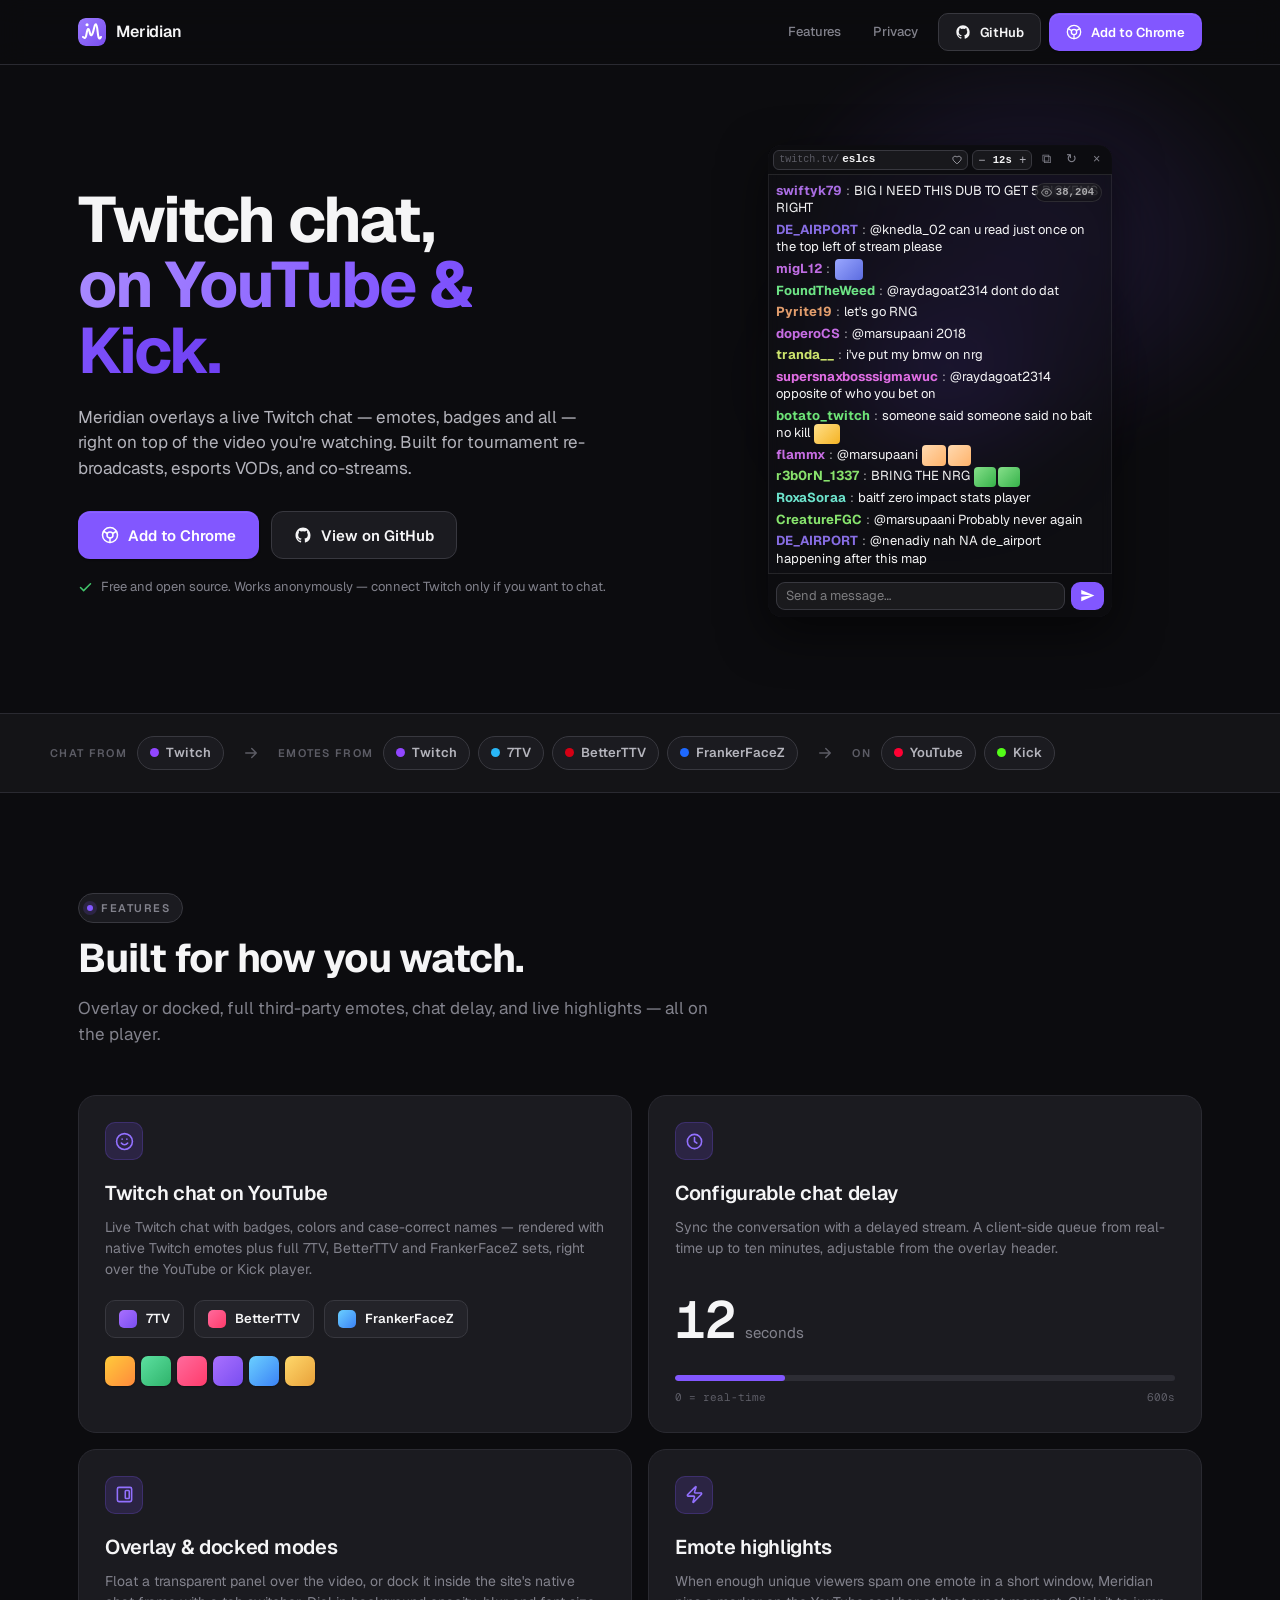
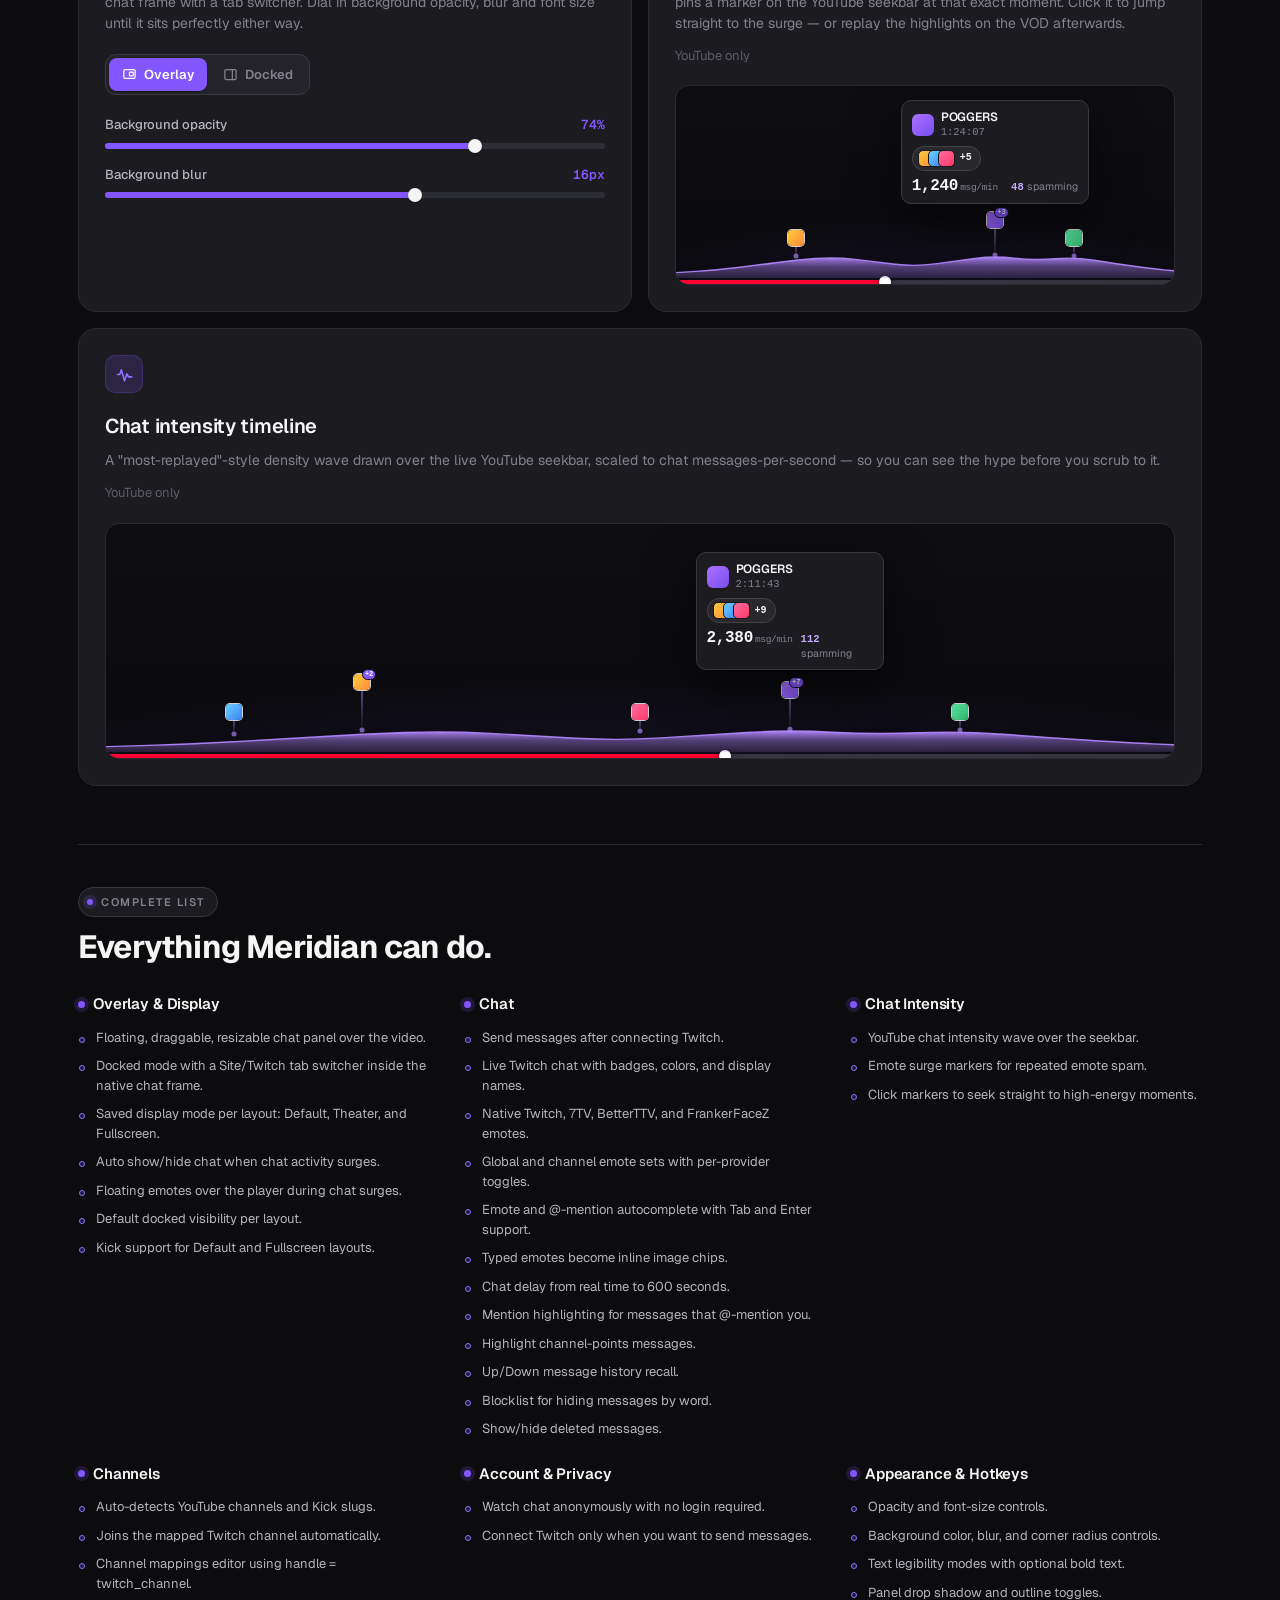
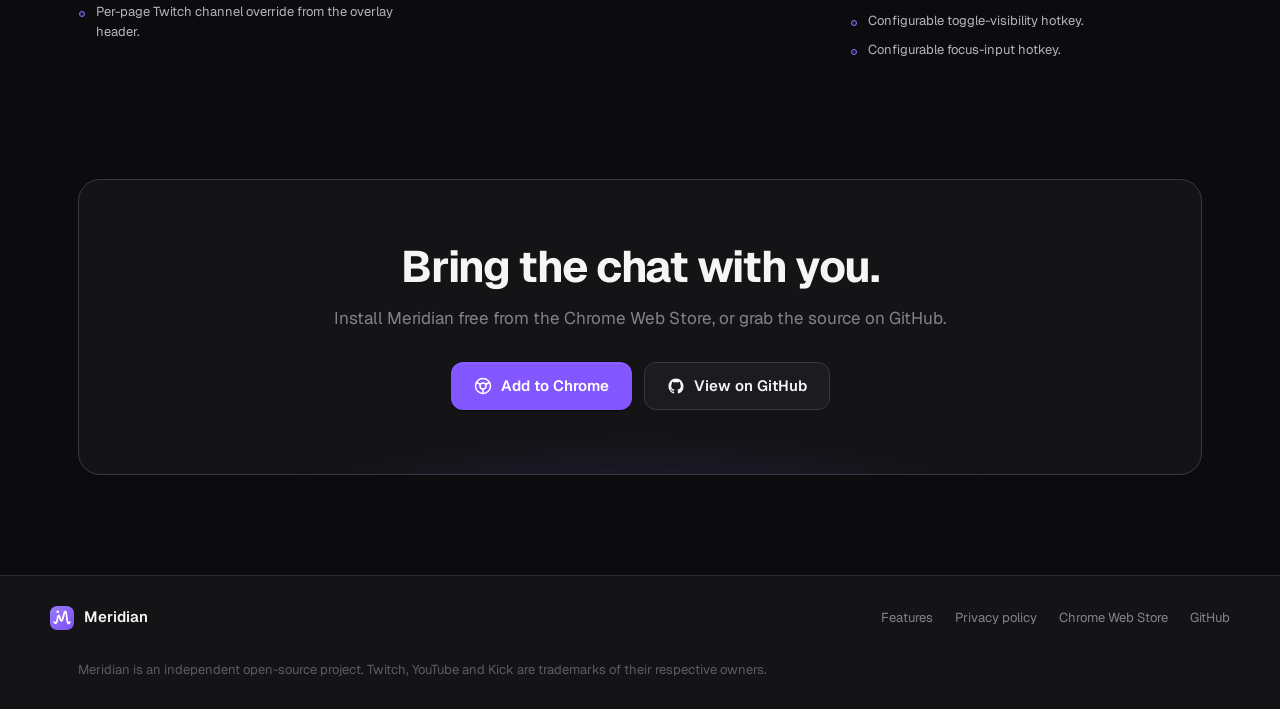
<file: index.html>
<!DOCTYPE html>
<html lang="en">
<head>
<meta charset="UTF-8" />
<meta name="viewport" content="width=device-width, initial-scale=1.0" />
<meta name="msvalidate.01" content="D3FA09BC5A84DB8AAECF7EA9479BEA74" />
<meta name="google-site-verification" content="9-ra50GknUnxgYguvliVn5aZvTuultBm_ccw0Xcc3K0" />
<title>Meridian — Twitch chat on YouTube</title>
<meta name="description" content="Overlay live Twitch chat — emotes, badges and all — on YouTube and Kick. Draggable, resizable, no backend, no tracking." />
<link rel="icon" type="image/svg+xml" href="assets/meridian-icon.svg" />
<link rel="stylesheet" href="styles/tokens.css" />
<style>
  *, *::before, *::after { box-sizing: border-box; }
  html { scroll-behavior: smooth; }
  body {
    margin: 0;
    background: var(--bg-0);
    color: var(--fg-2);
    font-family: var(--font-sans);
    font-size: var(--text-base);
    line-height: var(--lh-normal);
    -webkit-font-smoothing: antialiased;
    text-rendering: optimizeLegibility;
    overflow-x: hidden;
  }
  a { color: inherit; text-decoration: none; }
  ::selection { background: var(--accent-soft); color: var(--fg-1); }

  /* ---------- layout ---------- */
  .wrap { width: 100%; max-width: 1180px; margin: 0 auto; padding: 0 28px; }

  /* ---------- nav ---------- */
  header.nav {
    position: sticky; top: 0; z-index: 50;
    backdrop-filter: blur(14px); -webkit-backdrop-filter: blur(14px);
    background: color-mix(in oklab, var(--bg-0) 72%, transparent);
    border-bottom: 1px solid var(--border-1);
  }
  .nav-inner { display: flex; align-items: center; height: 64px; gap: 28px; }
  .brand { display: flex; align-items: center; gap: 10px; }
  .brand img { width: 28px; height: 28px; border-radius: 8px; }
  .brand .name { font-weight: 600; font-size: 16px; color: var(--fg-1); letter-spacing: -.01em; }
  .nav-links { margin-left: auto; display: flex; align-items: center; gap: 8px; }
  .nav-links a.text { padding: 8px 12px; color: var(--fg-3); font-size: var(--text-sm); font-weight: 500; border-radius: var(--r-md); transition: color var(--motion) var(--ease), background var(--motion) var(--ease); }
  .nav-links a.text:hover { color: var(--fg-1); background: var(--bg-2); }

  /* ---------- buttons ---------- */
  .btn {
    display: inline-flex; align-items: center; gap: 9px;
    font-family: var(--font-sans); font-size: var(--text-sm); font-weight: 600;
    padding: 10px 16px; border-radius: var(--r-md); cursor: pointer;
    border: 1px solid transparent; transition: all var(--motion) var(--ease);
    white-space: nowrap; line-height: 1;
  }
  .btn svg { width: 16px; height: 16px; flex: none; }
  .btn-primary { background: var(--accent); color: var(--on-accent); box-shadow: 0 1px 0 rgba(255,255,255,.08) inset, var(--shadow-sm); }
  .btn-primary:hover { background: var(--accent-hover); transform: translateY(-1px); }
  .btn-primary:active { background: var(--accent-press); transform: translateY(1px); }
  .btn-ghost { background: var(--bg-2); color: var(--fg-1); border-color: var(--border-2); }
  .btn-ghost:hover { background: var(--bg-3); border-color: var(--border-strong); }
  .btn-lg { padding: 14px 22px; font-size: var(--text-md); border-radius: 12px; }
  .btn-lg svg { width: 18px; height: 18px; }

  /* ---------- eyebrow ---------- */
  .eyebrow {
    display: inline-flex; align-items: center; gap: 8px;
    font-size: var(--text-xs); font-weight: 600; letter-spacing: .14em;
    text-transform: uppercase; color: var(--fg-3);
    padding: 6px 12px 6px 8px; border: 1px solid var(--border-2); border-radius: var(--r-pill);
    background: var(--bg-2); white-space: nowrap;
  }
  .eyebrow .dot { width: 6px; height: 6px; border-radius: 50%; background: var(--accent); box-shadow: 0 0 0 4px var(--accent-soft); }

  /* ---------- hero ---------- */
  .hero { position: relative; padding: 76px 0 92px; overflow: hidden; }
  .hero-glow {
    position: absolute; inset: -20% -10% auto auto; width: 760px; height: 620px;
    background: radial-gradient(closest-side, color-mix(in oklab, var(--violet-500) 30%, transparent), transparent 70%);
    filter: blur(20px); pointer-events: none; z-index: 0; opacity: .55;
  }
  .hero-grid { position: relative; z-index: 1; display: grid; grid-template-columns: 1.04fr 1fr; gap: 56px; align-items: center; }
  h1.hero-title {
    font-size: clamp(40px, 5.4vw, 64px); font-weight: 700; line-height: 1.02;
    letter-spacing: -.03em; color: var(--fg-1); margin: 22px 0 0;
  }
  h1.hero-title .grad {
    background: linear-gradient(105deg, var(--violet-300), var(--violet-500) 60%, var(--violet-600));
    -webkit-background-clip: text; background-clip: text; color: transparent;
  }
  .hero-sub { margin: 22px 0 0; font-size: var(--text-lg); line-height: var(--lh-normal); color: var(--fg-2); max-width: 30em; }
  .hero-cta { margin-top: 30px; display: flex; flex-wrap: wrap; gap: 12px; }
  .hero-note { margin-top: 18px; display: flex; align-items: center; gap: 8px; font-size: var(--text-sm); color: var(--fg-3); }
  .hero-note svg { width: 15px; height: 15px; color: var(--success); }

  /* logo strip */
  .strip { border-top: 1px solid var(--border-1); border-bottom: 1px solid var(--border-1); background: var(--bg-1); }
  .strip-inner { padding: 22px 0; }
  .strip-flow { display: flex; align-items: center; gap: 18px; flex-wrap: wrap; }
  .flow-group { display: flex; align-items: center; gap: 8px; flex-wrap: wrap; }
  .flow-label { font-size: var(--text-xs); font-weight: 600; letter-spacing: .12em; text-transform: uppercase; color: var(--fg-4); margin-right: 2px; }
  .flow-arrow { color: var(--fg-4); display: inline-flex; }
  .flow-arrow svg { width: 18px; height: 18px; }
  .src-badge { display: inline-flex; align-items: center; gap: 7px; font-size: var(--text-sm); font-weight: 600; color: var(--fg-2); padding: 6px 12px; border: 1px solid var(--border-2); border-radius: var(--r-pill); background: var(--bg-2); }
  .src-badge .sw { width: 9px; height: 9px; border-radius: 50%; }

  /* ---------- features ---------- */
  section.features { padding: 100px 0 40px; }
  .sec-head { max-width: 640px; }
  .sec-head h2 { font-size: clamp(28px, 3.6vw, 40px); font-weight: 700; letter-spacing: -.025em; color: var(--fg-1); margin: 14px 0 0; line-height: 1.08; }
  .sec-head p { margin: 16px 0 0; font-size: var(--text-lg); color: var(--fg-3); }
  .bento { margin-top: 48px; display: grid; grid-template-columns: repeat(6, 1fr); gap: 16px; }
  .card {
    background: var(--bg-2); border: 1px solid var(--border-1); border-radius: var(--r-xl);
    padding: 26px; position: relative; overflow: hidden; transition: border-color var(--motion) var(--ease), transform var(--motion) var(--ease);
  }
  .card:hover { border-color: var(--border-strong); transform: translateY(-2px); }
  .card .ic { width: 38px; height: 38px; border-radius: var(--r-md); display: grid; place-items: center; background: var(--accent-soft); color: var(--accent-hover); border: 1px solid color-mix(in oklab, var(--accent) 22%, transparent); }
  .card .ic svg { width: 19px; height: 19px; }
  .card h3 { font-size: var(--text-xl); font-weight: 600; letter-spacing: -.015em; color: var(--fg-1); margin: 18px 0 0; }
  .card p { margin: 9px 0 0; font-size: var(--text-base); color: var(--fg-3); line-height: var(--lh-normal); }
  .card .help { margin-top: 12px; font-size: var(--text-sm); color: var(--fg-4); }
  .span-3 { grid-column: span 3; }
  .span-2 { grid-column: span 2; }
  .span-6 { grid-column: span 6; }

  /* complete feature list */
  .feature-list { margin-top: 58px; padding-top: 42px; border-top: 1px solid var(--border-1); }
  .feature-list-head { display: flex; align-items: end; justify-content: space-between; gap: 24px; }
  .feature-list-head h3 { margin: 12px 0 0; color: var(--fg-1); font-size: clamp(24px, 3vw, 32px); line-height: 1.12; letter-spacing: -.025em; }
  .feature-list-head p { margin: 10px 0 0; max-width: 46em; color: var(--fg-3); font-size: var(--text-md); }
  .feature-groups { margin-top: 28px; display: grid; grid-template-columns: repeat(3, 1fr); gap: 24px 34px; }
  .feature-group { min-width: 0; }
  .feature-group h4 {
    display: flex; align-items: center; gap: 8px;
    margin: 0 0 12px; color: var(--fg-1); font-size: var(--text-md); font-weight: 600; letter-spacing: -.01em;
  }
  .feature-group h4::before {
    content: ""; width: 7px; height: 7px; border-radius: 50%; flex: none;
    background: var(--accent); box-shadow: 0 0 0 4px var(--accent-soft);
  }
  .feature-group ul { list-style: none; margin: 0; padding: 0; display: flex; flex-direction: column; gap: 9px; }
  .feature-group li { position: relative; padding-left: 18px; color: var(--fg-2); font-size: var(--text-sm); line-height: var(--lh-normal); }
  .feature-group li::before {
    content: ""; position: absolute; left: 1px; top: .72em;
    width: 6px; height: 6px; border: 1px solid var(--accent-hover); border-radius: 50%;
    background: color-mix(in oklab, var(--accent) 18%, transparent);
  }

  /* feature: emotes row */
  .emote-row { display: flex; gap: 10px; margin-top: 20px; flex-wrap: wrap; }
  .prov { display: inline-flex; align-items: center; gap: 9px; padding: 8px 13px; border-radius: var(--r-md); background: var(--bg-3); border: 1px solid var(--border-2); font-size: var(--text-sm); font-weight: 600; color: var(--fg-1); }
  .prov .chip { width: 18px; height: 18px; border-radius: 5px; }
  .emote-tray { display: flex; gap: 6px; margin-top: 18px; flex-wrap: wrap; }
  .emote-tray .e { width: 30px; height: 30px; border-radius: 7px; box-shadow: var(--shadow-sm); }

  /* feature: delay big mono */
  .delay-demo { margin-top: 22px; display: flex; align-items: baseline; gap: 10px; }
  .delay-demo .v { font-family: var(--font-mono); font-size: 52px; font-weight: 600; color: var(--fg-1); letter-spacing: -.02em; font-variant-numeric: tabular-nums; }
  .delay-demo .u { font-size: var(--text-md); color: var(--fg-3); }
  .delay-scale { margin-top: 16px; height: 6px; border-radius: var(--r-pill); background: var(--bg-4); position: relative; overflow: hidden; }
  .delay-scale .fill { position: absolute; left: 0; top: 0; bottom: 0; width: 22%; background: var(--accent); border-radius: var(--r-pill); }
  .delay-range { margin-top: 8px; display: flex; justify-content: space-between; font-family: var(--font-mono); font-size: var(--text-xs); color: var(--fg-4); }

  /* feature: overlay / docked tune */
  .tune { margin-top: 20px; display: flex; flex-direction: column; gap: 16px; }
  .tune-row .lab { display: flex; justify-content: space-between; font-size: var(--text-sm); margin-bottom: 8px; }
  .tune-row .lab .n { color: var(--fg-2); font-weight: 500; }
  .tune-row .lab .vv { font-family: var(--font-mono); font-weight: 600; color: var(--accent); }
  .tune-bar { height: 6px; border-radius: var(--r-pill); background: var(--bg-4); position: relative; }
  .tune-bar .f { position: absolute; left: 0; top: 0; bottom: 0; background: var(--accent); border-radius: var(--r-pill); }
  .tune-bar .knob { position: absolute; top: 50%; width: 14px; height: 14px; border-radius: 50%; background: var(--fg-1); transform: translate(-50%, -50%); box-shadow: var(--shadow-sm); }
  /* mode tab switcher */
  .mode-tabs { margin-top: 20px; display: inline-flex; gap: 3px; padding: 3px; background: var(--bg-3); border: 1px solid var(--border-2); border-radius: 11px; }
  .mode-tabs .t { display: inline-flex; align-items: center; gap: 7px; padding: 7px 13px; border-radius: 8px; font-size: var(--text-sm); font-weight: 600; color: var(--fg-3); cursor: default; transition: color var(--motion) var(--ease), background var(--motion) var(--ease); }
  .mode-tabs .t svg { width: 15px; height: 15px; }
  .mode-tabs .t.on { background: var(--accent); color: var(--on-accent); box-shadow: var(--shadow-sm); }

  /* ---------- CTA ---------- */
  section.cta { padding: 80px 0 100px; }
  .cta-box { position: relative; overflow: hidden; border: 1px solid var(--border-2); border-radius: 22px; background: var(--bg-1); padding: 64px 56px; text-align: center; }
  .cta-box .glow { position: absolute; inset: auto 0 -60% 0; height: 80%; background: radial-gradient(closest-side, color-mix(in oklab, var(--violet-500) 26%, transparent), transparent 70%); filter: blur(20px); pointer-events: none; }
  .cta-box h2 { position: relative; font-size: clamp(28px, 4vw, 44px); font-weight: 700; letter-spacing: -.03em; color: var(--fg-1); margin: 0; line-height: 1.05; }
  .cta-box p { position: relative; margin: 16px auto 0; max-width: 36em; font-size: var(--text-lg); color: var(--fg-3); }
  .cta-box .hero-cta { position: relative; justify-content: center; }

  /* ---------- footer ---------- */
  footer.foot { border-top: 1px solid var(--border-1); background: var(--bg-1); }
  .foot-inner { display: flex; align-items: center; gap: 20px; padding: 30px 0; flex-wrap: wrap; }
  .foot-brand { display: flex; align-items: center; gap: 10px; }
  .foot-brand img { width: 24px; height: 24px; border-radius: 7px; }
  .foot-brand .n { font-weight: 600; color: var(--fg-1); font-size: 15px; }
  .foot-links { margin-left: auto; display: flex; align-items: center; gap: 22px; }
  .foot-links a { font-size: var(--text-sm); color: var(--fg-3); transition: color var(--motion) var(--ease); }
  .foot-links a:hover { color: var(--fg-1); }
  .foot-copy { width: 100%; padding-bottom: 30px; font-size: var(--text-sm); color: var(--fg-4); }

  /* ============================================================
     REAL EXTENSION UI — mock mounts
     Markup + styles below are reproduced verbatim from the
     extension's src/overlay.css (the .meridian-* classes), so the
     components look identical to the shipping product. Only the
     data is dummy, and emotes are drawn as colored rounded
     rectangles in place of the real emote images.
     ============================================================ */

  /* ---- hero: the chat overlay shown standalone, floating over an ambient glow ---- */
  .hero-stage {
    position: relative; z-index: 0;          /* trap the overlay's huge z-index inside */
    display: grid; place-items: center;
    min-height: 480px;
  }
  .hero-stage::before {
    content: ""; position: absolute; z-index: -1;
    width: 78%; height: 66%; border-radius: 48px;
    background: radial-gradient(closest-side, rgba(130,87,255,.30), transparent 72%);
    filter: blur(46px); pointer-events: none;
  }

  /* ============ overlay.css (verbatim, .meridian-* ) ============ */
  .meridian-root {
    position: relative;
    width: 344px;
    height: 472px;
    --meridian-opacity: 0.55;
    --meridian-font: 13px;
    --meridian-header-h: 30px;
    --meridian-input-h: 44px;
    --meridian-banner-h: 19px;
    --meridian-blur: 6px;
    --meridian-radius: 14px;
    color: #F5F5F6;
    font-family: "Geist", "Inter", system-ui, -apple-system, "Segoe UI", Roboto, sans-serif;
    font-size: var(--meridian-font);
    background: transparent;
    user-select: none;
    border-radius: var(--meridian-radius);
  }
  .meridian-bg {
    position: absolute;
    left: 0; right: 0;
    top: 0; bottom: 0;          /* mock: bars revealed, bg fills the panel */
    background: rgba(18, 18, 21, var(--meridian-opacity));
    backdrop-filter: blur(var(--meridian-blur)) saturate(1.3);
    -webkit-backdrop-filter: blur(var(--meridian-blur)) saturate(1.3);
    border: 1px solid rgba(255, 255, 255, 0.08);
    border-radius: var(--meridian-radius);
    box-shadow: 0 16px 48px rgba(0, 0, 0, 0.55);
    z-index: 0;
    pointer-events: none;
  }
  .meridian-header,
  .meridian-input-wrap {
    position: absolute;
    left: 0; right: 0;
    display: flex;
    align-items: center;
    gap: 5px;
    padding: 4px 5px;
    box-sizing: border-box;
    background: rgba(13, 13, 16, 0.92);
    backdrop-filter: blur(12px) saturate(1.3);
    -webkit-backdrop-filter: blur(12px) saturate(1.3);
    z-index: 2;
    opacity: 1;                 /* mock: always shown */
  }
  .meridian-header {
    top: 0;
    height: var(--meridian-header-h);
    padding: 5px 5px;
    gap: 4px;
    cursor: grab;
    font-size: 11px;
    border-top-left-radius: var(--meridian-radius);
    border-top-right-radius: var(--meridian-radius);
    border-bottom: 1px solid rgba(255,255,255,0.10);
  }
  .meridian-input-wrap {
    bottom: 0;
    height: var(--meridian-input-h);
    padding: 7px 8px;
    gap: 6px;
    align-items: center;
    border-bottom-left-radius: var(--meridian-radius);
    border-bottom-right-radius: var(--meridian-radius);
    border-top: 1px solid rgba(255,255,255,0.10);
  }
  .meridian-channel-field {
    flex: 1;
    display: flex;
    align-items: center;
    position: relative;
    background: rgba(255,255,255,0.05);
    border: 1px solid #38383F;
    border-radius: 6px;
    box-sizing: border-box;
    height: 20px;
    padding: 0 22px 0 5px;
    min-width: 0;
    white-space: nowrap;
    cursor: grab;
  }
  .meridian-channel-scroll { display: flex; align-items: center; flex: 1 1 auto; min-width: 0; overflow: hidden; }
  .meridian-channel-prefix {
    font-size: 10px; color: #5C5C65; flex: none;
    font-family: ui-monospace, "SF Mono", Menlo, monospace;
    white-space: nowrap;
  }
  .meridian-channel {
    flex: 1 1 auto;
    min-width: 0;
    cursor: text;
    background: transparent;
    border: none;
    color: #F5F5F6;
    font: inherit;
    font-weight: 600;
    font-size: 11px;
    line-height: 1.25;
    font-family: ui-monospace, "SF Mono", Menlo, monospace;
    outline: none;
    padding: 1px 1px 1px 3px;
    white-space: nowrap;
  }
  .meridian-channel-follow {
    position: absolute; right: 3px;
    background: transparent; border: none; color: #B4B4BC; cursor: pointer;
    width: 15px; height: 15px; border-radius: 5px; line-height: 0;
    display: inline-flex; align-items: center; justify-content: center; flex: none; padding: 0;
  }
  .meridian-channel-follow svg { width: 10px; height: 10px; fill: none; stroke: currentColor; stroke-width: 2; display: block; }
  .meridian-delay {
    display: flex; align-items: center; gap: 1px;
    background: rgba(255,255,255,0.05); border: 1px solid #38383F; border-radius: 6px; padding: 0; flex: none;
  }
  .meridian-delay-icon { display: none; }
  .meridian-delay-val {
    font-size: 10.5px; font-weight: 600; width: 22px; text-align: center;
    font-variant-numeric: tabular-nums; background: transparent; border: none; outline: none;
    color: #F5F5F6; font-family: ui-monospace, "SF Mono", Menlo, monospace; padding: 0;
  }
  .meridian-delay .meridian-btn {
    width: 17px; height: 18px; display: inline-flex; align-items: center; justify-content: center;
    padding: 0; border-radius: 5px; color: #B4B4BC; font-size: 12px;
  }
  .meridian-btn {
    background: transparent; border: none; color: #82828C; cursor: pointer;
    width: 21px; height: 21px; display: inline-flex; align-items: center; justify-content: center;
    padding: 0; border-radius: 6px; font-size: 12.5px; line-height: 1; flex: none;
    transition: background 130ms cubic-bezier(.2,.6,.2,1), color 130ms cubic-bezier(.2,.6,.2,1);
  }
  .meridian-btn:hover { background: rgba(255,255,255,0.08); color: #F5F5F6; }
  .meridian-viewers {
    position: absolute;
    top: calc(var(--meridian-header-h) + 8px);
    right: 10px;
    display: inline-flex;
    align-items: center; gap: 4px;
    padding: 3px 7px 3px 5px;
    background: rgba(8, 8, 11, 0.52);
    border: 1px solid rgba(255, 255, 255, 0.11);
    color: rgba(255, 255, 255, 0.62);
    border-radius: 999px;
    backdrop-filter: blur(6px); -webkit-backdrop-filter: blur(6px);
    font-family: ui-monospace, "SF Mono", Menlo, monospace;
    font-size: 10.5px; font-weight: 600; line-height: 1; letter-spacing: 0.01em;
    z-index: 4; pointer-events: none;
  }
  .meridian-viewers-eye { display: block; flex: none; fill: none; stroke: rgba(255, 255, 255, 0.45); }
  .meridian-messages {
    position: absolute;
    left: 0; right: 0;
    top: var(--meridian-header-h);
    bottom: var(--meridian-input-h);
    overflow: hidden;           /* mock: clip the auto-scrolling feed */
    padding: 4px 8px;
    box-sizing: border-box;
    user-select: text;
    z-index: 1;
  }
  .meridian-msg {
    padding: 2px 0;
    line-height: 1.35;
    word-wrap: break-word;
    overflow-wrap: anywhere;
  }
  .meridian-name { font-weight: 700; }
  .meridian-sep { opacity: 0.6; margin: 0 4px; }
  /* Emotes drawn as colored rounded rectangles (stand-ins for emote images). */
  .meridian-emote {
    display: inline-block;
    vertical-align: middle;
    height: 1.6em;
    margin: -3px 1px;
    border-radius: 4px;
  }
  .meridian-input {
    flex: 1;
    display: block;
    box-sizing: border-box;
    height: 28px;
    background: rgba(255,255,255,0.06);
    box-shadow: inset 0 0 0 1px #38383F;
    color: #F5F5F6;
    border-radius: 9px;
    padding: 0 10px;
    font: inherit;
    line-height: 28px;
    outline: none;
    white-space: nowrap;
    overflow: hidden;
  }
  .meridian-input:empty::before { content: attr(data-placeholder); opacity: 0.45; }
  .meridian-send {
    background: #8257FF; color: #fff; border: none; border-radius: 9px;
    height: 28px; padding: 0 9px; cursor: pointer; flex: none;
    display: inline-flex; align-items: center; justify-content: center;
    transition: background 130ms cubic-bezier(.2,.6,.2,1);
  }
  .meridian-send svg { display: block; }
  .meridian-send:hover { background: #9270FF; }

  /* New messages are appended at the bottom and the feed jumps to the bottom
     instantly (no smooth-scroll) — exactly like the live overlay. Driven by JS. */

  /* ============ timeline wave + emote highlights (verbatim) ============ */
  .wave-demo {
    position: relative; z-index: 0;          /* trap the wave/tooltip z-index inside the card */
    margin-top: 20px;
    min-height: 200px;                        /* room for the wave + lane-stacked emote + popup above */
    border-radius: var(--r-lg);
    border: 1px solid var(--border-1);
    background:
      radial-gradient(120% 90% at 50% 120%, rgba(130,87,255,.10), transparent 60%),
      linear-gradient(180deg, #0e0e12, #0a0a0e);
    overflow: hidden;
  }
  .wave-demo.wide { min-height: 236px; }
  /* faux YouTube seekbar pinned to the bottom */
  .seek-mock { position: absolute; left: 0; right: 0; bottom: 0; height: 4px; background: rgba(255,255,255,.16); }
  .seek-mock .played { position: absolute; left: 0; top: 0; bottom: 0; background: var(--youtube); }
  .seek-mock .knob { position: absolute; top: 50%; width: 12px; height: 12px; border-radius: 50%; background: #fff; transform: translate(-50%, -50%); box-shadow: 0 0 6px rgba(0,0,0,.6); }

  .meridian-wave-layer {
    position: absolute;
    left: 0; right: 0;
    bottom: 6px;
    height: 86px;
    pointer-events: none;
    overflow: visible;
    z-index: 1000;
  }
  .meridian-wave-svg {
    position: absolute;
    left: 0; right: 0; bottom: 0;
    height: 30px; width: 100%;
    display: block;
    filter: drop-shadow(0 0 2px rgba(0, 0, 0, 0.35));
  }
  .meridian-wave-path { vector-effect: non-scaling-stroke; }
  .meridian-wave-topline {
    fill: none;
    stroke-width: 1.4px;
    stroke-opacity: 0.92;
    stroke-linejoin: round;
    stroke-linecap: round;
    vector-effect: non-scaling-stroke;
  }
  .meridian-wave-emotes { position: absolute; inset: 0; overflow: visible; }
  .meridian-wave-stem {
    position: absolute; width: 2px; transform: translateX(-50%);
    opacity: 0.5; pointer-events: none;
  }
  .meridian-wave-dot {
    position: absolute; width: 5px; height: 5px; border-radius: 50%;
    transform: translate(-50%, 50%); opacity: 0.65; pointer-events: none;
  }
  .meridian-wave-emote {
    position: absolute;
    transform: translate(-50%, 50%);
    pointer-events: auto;
    cursor: pointer;
    line-height: 0;
    z-index: 5;
  }
  /* emote stand-in: colored rounded rectangle styled exactly like the real marker image */
  .meridian-wave-emote .m-emote {
    display: block;
    height: 16px;
    width: 16px;
    border-radius: 4px;
    box-shadow: 0 0 0 1px rgba(255, 255, 255, 0.8), 0 1px 3px rgba(0, 0, 0, 0.55);
    transition: transform 120ms cubic-bezier(.2,.6,.2,1), box-shadow 120ms ease;
  }
  .meridian-wave-emote:hover { z-index: 50; }
  .meridian-wave-emote:hover .m-emote {
    transform: scale(1.18);
    box-shadow: 0 0 0 3px rgba(130, 87, 255, 0.3), 0 6px 20px rgba(0, 0, 0, 0.45);
  }
  .meridian-wave-badge {
    position: absolute; top: -5px; right: -6px; left: auto;
    background: #8257FF; color: #fff;
    font: 700 7px/1 ui-monospace, "SF Mono", Menlo, monospace;
    padding: 1px 2px; border-radius: 999px; pointer-events: none; border: 1px solid #0C0C0F;
  }
  /* ---- surge stats tooltip (verbatim) ---- */
  .meridian-surge-tip {
    position: absolute;
    transform: translateX(-50%);
    box-sizing: border-box;
    width: 188px;
    background: #1B1B20;
    border: 1px solid #38383F;
    border-radius: 10px;
    box-shadow: 0 16px 48px rgba(0, 0, 0, 0.55);
    padding: 9px 10px;
    z-index: 2147483000;
    pointer-events: none;
    font-family: var(--font-sans, system-ui, -apple-system, "Segoe UI", Roboto, sans-serif);
    text-align: left;
    line-height: 1.25;
  }
  .meridian-surge-tip-head { display: flex; align-items: center; gap: 7px; margin-bottom: 7px; }
  .meridian-surge-tip-head .m-emote { width: 22px; height: 22px; border-radius: 6px; flex: none; }
  .meridian-surge-tip-htxt { min-width: 0; }
  .meridian-surge-tip-name { font-size: 12px; font-weight: 600; color: #F5F5F6; letter-spacing: -.01em; overflow: hidden; text-overflow: ellipsis; white-space: nowrap; }
  .meridian-surge-tip-time { font-size: 10.5px; color: #82828C; font-family: ui-monospace, "SF Mono", Menlo, monospace; margin-top: 1px; }
  .meridian-surge-tip-stats { display: flex; align-items: baseline; justify-content: space-between; gap: 8px; }
  .meridian-surge-tip-rate { font-size: 16px; font-weight: 700; color: #F5F5F6; font-family: ui-monospace, "SF Mono", Menlo, monospace; line-height: 1; letter-spacing: -.02em; }
  .meridian-surge-tip-rate span { font-size: 9.5px; color: #82828C; font-weight: 500; margin-left: 2px; }
  .meridian-surge-tip-uniq { font-size: 10.5px; color: #82828C; }
  .meridian-surge-tip-uniq b { color: #C6B0FF; font-family: ui-monospace, "SF Mono", Menlo, monospace; }
  .meridian-surge-tip-cluster {
    display: inline-flex; align-items: center; gap: 5px;
    padding: 3px 7px 3px 5px; margin-bottom: 7px; border-radius: 999px;
    background: rgba(255,255,255,0.06); border: 1px solid rgba(255,255,255,0.12);
  }
  .meridian-surge-tip-stack { display: inline-flex; }
  .meridian-surge-tip-stack .m-emote { width: 17px; height: 17px; border-radius: 5px; border: 1.5px solid #16161a; }
  .meridian-surge-tip-stack .m-emote + .m-emote { margin-left: -7px; }
  .meridian-surge-tip-more { font-size: 10px; font-weight: 700; color: #F5F5F6; font-family: ui-monospace, "SF Mono", Menlo, monospace; padding-right: 1px; }

  @media (max-width: 920px) {
    .hero-grid { grid-template-columns: 1fr; gap: 40px; }
    .hero-stage { min-height: 0; margin-top: 8px; }
    .bento { grid-template-columns: repeat(2, 1fr); }
    .span-3, .span-2, .span-6 { grid-column: span 2; }
    .feature-list-head { align-items: flex-start; flex-direction: column; }
    .feature-groups { grid-template-columns: repeat(2, 1fr); }
    .nav-links a.text { display: none; }
  }
  @media (max-width: 560px) {
    .wrap { padding: 0 18px; }
    .nav-links .btn-ghost { display: none; }
    .hero-glow { width: 100vw; right: 0; }
    .bento { grid-template-columns: 1fr; }
    .span-3, .span-2, .span-6 { grid-column: span 1; }
    .feature-groups { grid-template-columns: 1fr; gap: 24px; }
    .cta-box { padding: 44px 24px; }
    .meridian-root { width: min(344px, calc(100vw - 40px)); }
  }
  @media (prefers-reduced-motion: reduce) {
    html { scroll-behavior: auto; }
  }
</style>
</head>
<body>

<!-- ============ NAV ============ -->
<header class="nav">
  <div class="wrap nav-inner">
    <a class="brand" href="index.html">
      <img src="assets/meridian-icon.svg" alt="Meridian" />
      <span class="name">Meridian</span>
    </a>
    <nav class="nav-links">
      <a class="text" href="#features">Features</a>
      <a class="text" href="privacy/index.html">Privacy</a>
      <a class="btn btn-ghost" href="https://github.com/YashChaudhari241/meridian" target="_blank" rel="noopener">
        <svg viewBox="0 0 24 24" fill="currentColor" aria-hidden="true"><path d="M12 2C6.48 2 2 6.58 2 12.25c0 4.53 2.87 8.37 6.84 9.73.5.1.68-.22.68-.49l-.01-1.9c-2.78.62-3.37-1.22-3.37-1.22-.46-1.18-1.11-1.5-1.11-1.5-.91-.64.07-.62.07-.62 1 .07 1.53 1.06 1.53 1.06.89 1.56 2.34 1.11 2.91.85.09-.66.35-1.11.63-1.36-2.22-.26-4.55-1.14-4.55-5.07 0-1.12.39-2.03 1.03-2.75-.1-.26-.45-1.3.1-2.71 0 0 .84-.27 2.75 1.05a9.36 9.36 0 0 1 5 0c1.91-1.32 2.75-1.05 2.75-1.05.55 1.41.2 2.45.1 2.71.64.72 1.03 1.63 1.03 2.75 0 3.94-2.34 4.81-4.57 5.06.36.32.68.94.68 1.9l-.01 2.81c0 .27.18.6.69.49A10.03 10.03 0 0 0 22 12.25C22 6.58 17.52 2 12 2Z"/></svg>
        GitHub
      </a>
      <a class="btn btn-primary" href="https://chromewebstore.google.com/detail/meridian-%E2%80%94-twitch-chat-fo/kopddoeajboelfpckaepggclkjekfoch" target="_blank" rel="noopener">
        <svg viewBox="0 0 24 24" fill="none" stroke="currentColor" stroke-width="2" stroke-linecap="round" stroke-linejoin="round" aria-hidden="true"><circle cx="12" cy="12" r="10"/><circle cx="12" cy="12" r="4"/><path d="M12 16v6M8.5 10 3.3 7M15.5 10 20.7 7"/></svg>
        Add to Chrome
      </a>
    </nav>
  </div>
</header>

<!-- ============ HERO ============ -->
<section class="hero">
  <div class="hero-glow"></div>
  <div class="wrap hero-grid">
    <div class="hero-copy">
      <h1 class="hero-title">Twitch chat,<br /><span class="grad">on YouTube &amp; Kick.</span></h1>
      <p class="hero-sub">Meridian overlays a live Twitch chat — emotes, badges and all — right on top of the video you're watching. Built for tournament re-broadcasts, esports VODs, and co-streams.</p>
      <div class="hero-cta">
        <a class="btn btn-primary btn-lg" href="https://chromewebstore.google.com/detail/meridian-%E2%80%94-twitch-chat-fo/kopddoeajboelfpckaepggclkjekfoch" target="_blank" rel="noopener">
          <svg viewBox="0 0 24 24" fill="none" stroke="currentColor" stroke-width="2" stroke-linecap="round" stroke-linejoin="round" aria-hidden="true"><circle cx="12" cy="12" r="10"/><circle cx="12" cy="12" r="4"/><path d="M12 16v6M8.5 10 3.3 7M15.5 10 20.7 7"/></svg>
          Add to Chrome
        </a>
        <a class="btn btn-ghost btn-lg" href="https://github.com/YashChaudhari241/meridian" target="_blank" rel="noopener">
          <svg viewBox="0 0 24 24" fill="currentColor" aria-hidden="true"><path d="M12 2C6.48 2 2 6.58 2 12.25c0 4.53 2.87 8.37 6.84 9.73.5.1.68-.22.68-.49l-.01-1.9c-2.78.62-3.37-1.22-3.37-1.22-.46-1.18-1.11-1.5-1.11-1.5-.91-.64.07-.62.07-.62 1 .07 1.53 1.06 1.53 1.06.89 1.56 2.34 1.11 2.91.85.09-.66.35-1.11.63-1.36-2.22-.26-4.55-1.14-4.55-5.07 0-1.12.39-2.03 1.03-2.75-.1-.26-.45-1.3.1-2.71 0 0 .84-.27 2.75 1.05a9.36 9.36 0 0 1 5 0c1.91-1.32 2.75-1.05 2.75-1.05.55 1.41.2 2.45.1 2.71.64.72 1.03 1.63 1.03 2.75 0 3.94-2.34 4.81-4.57 5.06.36.32.68.94.68 1.9l-.01 2.81c0 .27.18.6.69.49A10.03 10.03 0 0 0 22 12.25C22 6.58 17.52 2 12 2Z"/></svg>
          View on GitHub
        </a>
      </div>
      <div class="hero-note">
        <svg viewBox="0 0 24 24" fill="none" stroke="currentColor" stroke-width="2.4" stroke-linecap="round" stroke-linejoin="round" aria-hidden="true"><path d="M20 6 9 17l-5-5"/></svg>
        Free and open source. Works anonymously — connect Twitch only if you want to chat.
      </div>
    </div>

    <!-- the chat overlay, shown standalone (verbatim structure from content.js) -->
    <div class="hero-stage">
      <div class="meridian-root mock" id="heroOverlay">
        <div class="meridian-bg"></div>
        <div class="meridian-header">
          <span class="meridian-channel-field">
            <span class="meridian-channel-scroll">
              <span class="meridian-channel-prefix">twitch.tv/</span>
              <input class="meridian-channel" value="eslcs" spellcheck="false" readonly />
            </span>
            <button class="meridian-channel-follow" title="Follow on Twitch"><svg viewBox="0 0 24 24" width="10" height="10"><path d="M12 21.35l-1.45-1.32C5.4 15.36 2 12.28 2 8.5 2 5.42 4.42 3 7.5 3c1.74 0 3.41.81 4.5 2.09C13.09 3.81 14.76 3 16.5 3 19.58 3 22 5.42 22 8.5c0 3.78-3.4 6.86-8.55 11.54L12 21.35z"/></svg></button>
          </span>
          <div class="meridian-delay" title="Chat delay (seconds)">
            <span class="meridian-delay-icon">⏱</span>
            <button class="meridian-btn" tabindex="-1">−</button>
            <input class="meridian-delay-val" type="text" value="12s" spellcheck="false" readonly />
            <button class="meridian-btn" tabindex="-1">+</button>
          </div>
          <button class="meridian-btn" tabindex="-1" title="Dock / undock">⧉</button>
          <button class="meridian-btn" tabindex="-1" title="Reconnect">↻</button>
          <button class="meridian-btn" tabindex="-1" title="Hide">×</button>
        </div>
        <div class="meridian-viewers" title="Live viewers on Twitch">
          <svg class="meridian-viewers-eye" viewBox="0 0 24 24" width="11" height="11" stroke-width="2.2" stroke-linecap="round" stroke-linejoin="round" aria-hidden="true"><path d="M1 12s4-8 11-8 11 8 11 8-4 8-11 8-11-8-11-8z"/><circle cx="12" cy="12" r="3"/></svg>
          <span class="meridian-viewers-count">38,204</span>
        </div>
        <div class="meridian-messages" id="heroMessages"></div>
        <div class="meridian-input-wrap">
          <div class="meridian-input" role="textbox" data-placeholder="Send a message…"></div>
          <button class="meridian-send" tabindex="-1" title="Send"><svg viewBox="0 0 24 24" width="15" height="15" fill="currentColor"><path d="M2.01 21 23 12 2.01 3 2 10l15 2-15 2z"></path></svg></button>
        </div>
      </div>
    </div>
  </div>
</section>

<!-- ============ SOURCE STRIP ============ -->
<div class="strip">
  <div class="wrap strip-inner">
    <div class="strip-flow">
      <div class="flow-group">
        <span class="flow-label">Chat from</span>
        <span class="src-badge"><span class="sw" style="background:var(--twitch)"></span> Twitch</span>
      </div>
      <span class="flow-arrow"><svg viewBox="0 0 24 24" fill="none" stroke="currentColor" stroke-width="2" stroke-linecap="round" stroke-linejoin="round"><path d="M5 12h14M13 6l6 6-6 6"/></svg></span>
      <div class="flow-group">
        <span class="flow-label">Emotes from</span>
        <span class="src-badge"><span class="sw" style="background:var(--twitch)"></span> Twitch</span>
        <span class="src-badge"><span class="sw" style="background:#29B6F6"></span> 7TV</span>
        <span class="src-badge"><span class="sw" style="background:#D50014"></span> BetterTTV</span>
        <span class="src-badge"><span class="sw" style="background:#1E69FF"></span> FrankerFaceZ</span>
      </div>
      <span class="flow-arrow"><svg viewBox="0 0 24 24" fill="none" stroke="currentColor" stroke-width="2" stroke-linecap="round" stroke-linejoin="round"><path d="M5 12h14M13 6l6 6-6 6"/></svg></span>
      <div class="flow-group">
        <span class="flow-label">On</span>
        <span class="src-badge"><span class="sw" style="background:var(--youtube)"></span> YouTube</span>
        <span class="src-badge"><span class="sw" style="background:var(--kick)"></span> Kick</span>
      </div>
    </div>
  </div>
</div>

<!-- ============ FEATURES ============ -->
<section class="features" id="features">
  <div class="wrap">
    <div class="sec-head">
      <span class="eyebrow"><span class="dot"></span> Features</span>
      <h2>Built for how you watch.</h2>
      <p>Overlay or docked, full third-party emotes, chat delay, and live highlights — all on the player.</p>
    </div>

    <div class="bento">
      <!-- 1. emotes (wide) -->
      <article class="card span-3">
        <div class="ic"><svg viewBox="0 0 24 24" fill="none" stroke="currentColor" stroke-width="2" stroke-linecap="round" stroke-linejoin="round"><circle cx="12" cy="12" r="10"/><path d="M8 14s1.5 2 4 2 4-2 4-2"/><path d="M9 9h.01M15 9h.01"/></svg></div>
        <h3>Twitch chat on YouTube</h3>
        <p>Live Twitch chat with badges, colors and case-correct names — rendered with native Twitch emotes plus full 7TV, BetterTTV and FrankerFaceZ sets, right over the YouTube or Kick player.</p>
        <div class="emote-row">
          <span class="prov"><span class="chip" style="background:linear-gradient(135deg,#A970FF,#7A4EF0)"></span> 7TV</span>
          <span class="prov"><span class="chip" style="background:linear-gradient(135deg,#FF6B9D,#FF3B6B)"></span> BetterTTV</span>
          <span class="prov"><span class="chip" style="background:linear-gradient(135deg,#6BD0FF,#3B82F6)"></span> FrankerFaceZ</span>
        </div>
        <div class="emote-tray">
          <span class="e" style="background:linear-gradient(135deg,#FFCB3B,#FF8A3B)"></span>
          <span class="e" style="background:linear-gradient(135deg,#5CE0A0,#2FB36B)"></span>
          <span class="e" style="background:linear-gradient(135deg,#FF6B9D,#FF3B6B)"></span>
          <span class="e" style="background:linear-gradient(135deg,#A970FF,#7A4EF0)"></span>
          <span class="e" style="background:linear-gradient(135deg,#6BD0FF,#3B82F6)"></span>
          <span class="e" style="background:linear-gradient(135deg,#FFD86B,#E8A13A)"></span>
        </div>
      </article>

      <!-- 2. delay -->
      <article class="card span-3">
        <div class="ic"><svg viewBox="0 0 24 24" fill="none" stroke="currentColor" stroke-width="2" stroke-linecap="round" stroke-linejoin="round"><circle cx="12" cy="12" r="9"/><path d="M12 7v5l3 2"/></svg></div>
        <h3>Configurable chat delay</h3>
        <p>Sync the conversation with a delayed stream. A client-side queue from real-time up to ten minutes, adjustable from the overlay header.</p>
        <div class="delay-demo"><span class="v">12</span><span class="u">seconds</span></div>
        <div class="delay-scale"><div class="fill"></div></div>
        <div class="delay-range"><span>0 = real-time</span><span>600s</span></div>
      </article>

      <!-- 3. overlay & docked (wide) -->
      <article class="card span-3">
        <div class="ic"><svg viewBox="0 0 24 24" fill="none" stroke="currentColor" stroke-width="2" stroke-linecap="round" stroke-linejoin="round"><rect x="3" y="3" width="18" height="18" rx="2"/><rect x="13" y="7" width="5" height="10" rx="1"/></svg></div>
        <h3>Overlay &amp; docked modes</h3>
        <p>Float a transparent panel over the video, or dock it inside the site's native chat frame with a tab switcher. Dial in background opacity, blur and font size until it sits perfectly either way.</p>
        <div class="mode-tabs">
          <span class="t on"><svg viewBox="0 0 24 24" fill="none" stroke="currentColor" stroke-width="2" stroke-linecap="round" stroke-linejoin="round"><rect x="3" y="4" width="18" height="14" rx="2"/><rect x="12" y="8" width="6" height="6" rx="1"/></svg> Overlay</span>
          <span class="t"><svg viewBox="0 0 24 24" fill="none" stroke="currentColor" stroke-width="2" stroke-linecap="round" stroke-linejoin="round"><rect x="3" y="4" width="18" height="16" rx="2"/><path d="M15 4v16"/></svg> Docked</span>
        </div>
        <div class="tune">
          <div class="tune-row">
            <div class="lab"><span class="n">Background opacity</span><span class="vv">74%</span></div>
            <div class="tune-bar"><div class="f" style="width:74%"></div><div class="knob" style="left:74%"></div></div>
          </div>
          <div class="tune-row">
            <div class="lab"><span class="n">Background blur</span><span class="vv">16px</span></div>
            <div class="tune-bar"><div class="f" style="width:62%"></div><div class="knob" style="left:62%"></div></div>
          </div>
        </div>
      </article>

      <!-- 4. emote highlights -->
      <article class="card span-3">
        <div class="ic"><svg viewBox="0 0 24 24" fill="none" stroke="currentColor" stroke-width="2" stroke-linecap="round" stroke-linejoin="round"><path d="M4 14a1 1 0 0 1-.78-1.63l9.9-10.2a.5.5 0 0 1 .86.46l-1.92 6.02A1 1 0 0 0 13 10h7a1 1 0 0 1 .78 1.63l-9.9 10.2a.5.5 0 0 1-.86-.46l1.92-6.02A1 1 0 0 0 11 14z"/></svg></div>
        <h3>Emote highlights</h3>
        <p>When enough unique viewers spam one emote in a short window, Meridian pins a marker on the YouTube seekbar at that exact moment. Click it to jump straight to the surge — or replay the highlights on the VOD afterwards.</p>
        <p class="help">YouTube only</p>
        <!-- wave + emote markers + surge stats popup (verbatim extension markup) -->
        <div class="wave-demo">
          <div class="meridian-wave-layer">
            <svg class="meridian-wave-svg" preserveAspectRatio="none" viewBox="0 0 100 100">
              <defs>
                <linearGradient id="meridianWaveGrad" x1="0" y1="0" x2="0" y2="1">
                  <stop offset="0%" stop-color="#b388ff" stop-opacity="1"/>
                  <stop offset="18%" stop-color="#b388ff" stop-opacity="0.72"/>
                  <stop offset="45%" stop-color="#b388ff" stop-opacity="0.42"/>
                  <stop offset="100%" stop-color="#b388ff" stop-opacity="0.16"/>
                </linearGradient>
              </defs>
              <path class="meridian-wave-path" fill="url(#meridianWaveGrad)" d="M 0 100 L 0 82 Q 0 82 4 78 Q 8 74 12 66 Q 16 58 20 49 Q 24 40 28 35 Q 32 30 36 38 Q 40 46 44 54 Q 48 62 52 53 Q 56 44 60 35 Q 64 26 68 34 Q 72 42 76 36 Q 80 30 84 41 Q 88 52 92 61 Q 96 70 98 73 L 100 76 L 100 100 Z"/>
              <path class="meridian-wave-topline" stroke="#b388ff" d="M 0 82 Q 0 82 4 78 Q 8 74 12 66 Q 16 58 20 49 Q 24 40 28 35 Q 32 30 36 38 Q 40 46 44 54 Q 48 62 52 53 Q 56 44 60 35 Q 64 26 68 34 Q 72 42 76 36 Q 80 30 84 41 Q 88 52 92 61 Q 96 70 98 73 L 100 76"/>
            </svg>
            <div class="meridian-wave-emotes">
              <!-- marker 1 -->
              <div class="meridian-wave-stem" style="left:24%; bottom:22px; height:10px; background:linear-gradient(#b388ff, transparent)"></div>
              <div class="meridian-wave-dot" style="left:24%; bottom:22px; background:#b388ff"></div>
              <div class="meridian-wave-emote" style="left:24%; bottom:40px"><span class="m-emote" style="background:linear-gradient(135deg,#FFCB3B,#FF8A3B)"></span></div>
              <!-- marker 2 (leader, has popup) -->
              <div class="meridian-wave-stem" style="left:64%; bottom:23px; height:27px; background:linear-gradient(#b388ff, transparent)"></div>
              <div class="meridian-wave-dot" style="left:64%; bottom:23px; background:#b388ff"></div>
              <div class="meridian-wave-emote" style="left:64%; bottom:58px"><span class="m-emote" style="background:linear-gradient(135deg,#A970FF,#7A4EF0)"></span><span class="meridian-wave-badge">+3</span></div>
              <!-- marker 3 -->
              <div class="meridian-wave-stem" style="left:80%; bottom:22px; height:10px; background:linear-gradient(#b388ff, transparent)"></div>
              <div class="meridian-wave-dot" style="left:80%; bottom:22px; background:#b388ff"></div>
              <div class="meridian-wave-emote" style="left:80%; bottom:40px"><span class="m-emote" style="background:linear-gradient(135deg,#5CE0A0,#2FB36B)"></span></div>
            </div>
          </div>
          <!-- surge stats popup, perched above the leader emote -->
          <div class="meridian-surge-tip" style="left:64%; bottom:80px">
            <div class="meridian-surge-tip-head">
              <span class="m-emote" style="background:linear-gradient(135deg,#A970FF,#7A4EF0)"></span>
              <div class="meridian-surge-tip-htxt">
                <div class="meridian-surge-tip-name">POGGERS</div>
                <div class="meridian-surge-tip-time">1:24:07</div>
              </div>
            </div>
            <div class="meridian-surge-tip-cluster">
              <span class="meridian-surge-tip-stack">
                <span class="m-emote" style="background:linear-gradient(135deg,#FFCB3B,#FF8A3B)"></span>
                <span class="m-emote" style="background:linear-gradient(135deg,#6BD0FF,#3B82F6)"></span>
                <span class="m-emote" style="background:linear-gradient(135deg,#FF6B9D,#FF3B6B)"></span>
              </span>
              <span class="meridian-surge-tip-more">+5</span>
            </div>
            <div class="meridian-surge-tip-stats">
              <div class="meridian-surge-tip-rate">1,240<span>msg/min</span></div>
              <div class="meridian-surge-tip-uniq"><b>48</b> spamming</div>
            </div>
          </div>
          <div class="seek-mock"><div class="played" style="width:42%"></div><div class="knob" style="left:42%"></div></div>
        </div>
      </article>

      <!-- 5. timeline (full width) -->
      <article class="card span-6">
        <div class="ic"><svg viewBox="0 0 24 24" fill="none" stroke="currentColor" stroke-width="2" stroke-linecap="round" stroke-linejoin="round"><path d="M3 12h3l2-6 4 14 3-9 2 4h4"/></svg></div>
        <h3>Chat intensity timeline</h3>
        <p>A "most-replayed"-style density wave drawn over the live YouTube seekbar, scaled to chat messages-per-second — so you can see the hype before you scrub to it.</p>
        <p class="help">YouTube only</p>
        <!-- intensity wave + pinned emotes + popup (verbatim extension markup) -->
        <div class="wave-demo wide">
          <div class="meridian-wave-layer">
            <svg class="meridian-wave-svg" preserveAspectRatio="none" viewBox="0 0 100 100">
              <defs>
                <linearGradient id="meridianWaveGrad2" x1="0" y1="0" x2="0" y2="1">
                  <stop offset="0%" stop-color="#b388ff" stop-opacity="1"/>
                  <stop offset="18%" stop-color="#b388ff" stop-opacity="0.72"/>
                  <stop offset="45%" stop-color="#b388ff" stop-opacity="0.42"/>
                  <stop offset="100%" stop-color="#b388ff" stop-opacity="0.16"/>
                </linearGradient>
              </defs>
              <path class="meridian-wave-path" fill="url(#meridianWaveGrad2)" d="M 0 100 L 0 82 Q 0 82 4 78 Q 8 74 12 66 Q 16 58 20 49 Q 24 40 28 35 Q 32 30 36 38 Q 40 46 44 54 Q 48 62 52 53 Q 56 44 60 35 Q 64 26 68 34 Q 72 42 76 36 Q 80 30 84 41 Q 88 52 92 61 Q 96 70 98 73 L 100 76 L 100 100 Z"/>
              <path class="meridian-wave-topline" stroke="#b388ff" d="M 0 82 Q 0 82 4 78 Q 8 74 12 66 Q 16 58 20 49 Q 24 40 28 35 Q 32 30 36 38 Q 40 46 44 54 Q 48 62 52 53 Q 56 44 60 35 Q 64 26 68 34 Q 72 42 76 36 Q 80 30 84 41 Q 88 52 92 61 Q 96 70 98 73 L 100 76"/>
            </svg>
            <div class="meridian-wave-emotes">
              <div class="meridian-wave-stem" style="left:12%; bottom:18px; height:14px; background:linear-gradient(#b388ff, transparent)"></div>
              <div class="meridian-wave-dot" style="left:12%; bottom:18px; background:#b388ff"></div>
              <div class="meridian-wave-emote" style="left:12%; bottom:40px"><span class="m-emote" style="background:linear-gradient(135deg,#6BD0FF,#3B82F6)"></span></div>

              <div class="meridian-wave-stem" style="left:24%; bottom:22px; height:40px; background:linear-gradient(#b388ff, transparent)"></div>
              <div class="meridian-wave-dot" style="left:24%; bottom:22px; background:#b388ff"></div>
              <div class="meridian-wave-emote" style="left:24%; bottom:70px"><span class="m-emote" style="background:linear-gradient(135deg,#FFCB3B,#FF8A3B)"></span><span class="meridian-wave-badge">+2</span></div>

              <div class="meridian-wave-stem" style="left:50%; bottom:21px; height:11px; background:linear-gradient(#b388ff, transparent)"></div>
              <div class="meridian-wave-dot" style="left:50%; bottom:21px; background:#b388ff"></div>
              <div class="meridian-wave-emote" style="left:50%; bottom:40px"><span class="m-emote" style="background:linear-gradient(135deg,#FF6B9D,#FF3B6B)"></span></div>

              <!-- leader with popup -->
              <div class="meridian-wave-stem" style="left:64%; bottom:23px; height:31px; background:linear-gradient(#b388ff, transparent)"></div>
              <div class="meridian-wave-dot" style="left:64%; bottom:23px; background:#b388ff"></div>
              <div class="meridian-wave-emote" style="left:64%; bottom:62px"><span class="m-emote" style="background:linear-gradient(135deg,#A970FF,#7A4EF0)"></span><span class="meridian-wave-badge">+7</span></div>

              <div class="meridian-wave-stem" style="left:80%; bottom:22px; height:10px; background:linear-gradient(#b388ff, transparent)"></div>
              <div class="meridian-wave-dot" style="left:80%; bottom:22px; background:#b388ff"></div>
              <div class="meridian-wave-emote" style="left:80%; bottom:40px"><span class="m-emote" style="background:linear-gradient(135deg,#5CE0A0,#2FB36B)"></span></div>
            </div>
          </div>
          <div class="meridian-surge-tip" style="left:64%; bottom:88px">
            <div class="meridian-surge-tip-head">
              <span class="m-emote" style="background:linear-gradient(135deg,#A970FF,#7A4EF0)"></span>
              <div class="meridian-surge-tip-htxt">
                <div class="meridian-surge-tip-name">POGGERS</div>
                <div class="meridian-surge-tip-time">2:11:43</div>
              </div>
            </div>
            <div class="meridian-surge-tip-cluster">
              <span class="meridian-surge-tip-stack">
                <span class="m-emote" style="background:linear-gradient(135deg,#FFCB3B,#FF8A3B)"></span>
                <span class="m-emote" style="background:linear-gradient(135deg,#6BD0FF,#3B82F6)"></span>
                <span class="m-emote" style="background:linear-gradient(135deg,#FF6B9D,#FF3B6B)"></span>
              </span>
              <span class="meridian-surge-tip-more">+9</span>
            </div>
            <div class="meridian-surge-tip-stats">
              <div class="meridian-surge-tip-rate">2,380<span>msg/min</span></div>
              <div class="meridian-surge-tip-uniq"><b>112</b> spamming</div>
            </div>
          </div>
          <div class="seek-mock"><div class="played" style="width:58%"></div><div class="knob" style="left:58%"></div></div>
        </div>
      </article>
    </div>

    <div class="feature-list" id="complete-features">
      <div class="feature-list-head">
        <div>
          <span class="eyebrow"><span class="dot"></span> Complete list</span>
          <h3>Everything Meridian can do.</h3>
        </div>
      </div>

      <div class="feature-groups">
        <section class="feature-group">
          <h4>Overlay &amp; Display</h4>
          <ul>
            <li>Floating, draggable, resizable chat panel over the video.</li>
            <li>Docked mode with a Site/Twitch tab switcher inside the native chat frame.</li>
            <li>Saved display mode per layout: Default, Theater, and Fullscreen.</li>
            <li>Auto show/hide chat when chat activity surges.</li>
            <li>Floating emotes over the player during chat surges.</li>
            <li>Default docked visibility per layout.</li>
            <li>Kick support for Default and Fullscreen layouts.</li>
          </ul>
        </section>

        <section class="feature-group">
          <h4>Chat</h4>
          <ul>
            <li>Send messages after connecting Twitch.</li>
            <li>Live Twitch chat with badges, colors, and display names.</li>
            <li>Native Twitch, 7TV, BetterTTV, and FrankerFaceZ emotes.</li>
            <li>Global and channel emote sets with per-provider toggles.</li>
            <li>Emote and @-mention autocomplete with Tab and Enter support.</li>
            <li>Typed emotes become inline image chips.</li>
            <li>Chat delay from real time to 600 seconds.</li>
            <li>Mention highlighting for messages that @-mention you.</li>
            <li>Highlight channel-points messages.</li>
            <li>Up/Down message history recall.</li>
            <li>Blocklist for hiding messages by word.</li>
            <li>Show/hide deleted messages.</li>
          </ul>
        </section>

        <section class="feature-group">
          <h4>Chat Intensity</h4>
          <ul>
            <li>YouTube chat intensity wave over the seekbar.</li>
            <li>Emote surge markers for repeated emote spam.</li>
            <li>Click markers to seek straight to high-energy moments.</li>
          </ul>
        </section>

        <section class="feature-group">
          <h4>Channels</h4>
          <ul>
            <li>Auto-detects YouTube channels and Kick slugs.</li>
            <li>Joins the mapped Twitch channel automatically.</li>
            <li>Channel mappings editor using handle = twitch_channel.</li>
            <li>Per-page Twitch channel override from the overlay header.</li>
          </ul>
        </section>

        <section class="feature-group">
          <h4>Account &amp; Privacy</h4>
          <ul>
            <li>Watch chat anonymously with no login required.</li>
            <li>Connect Twitch only when you want to send messages.</li>
          </ul>
        </section>

        <section class="feature-group">
          <h4>Appearance &amp; Hotkeys</h4>
          <ul>
            <li>Opacity and font-size controls.</li>
            <li>Background color, blur, and corner radius controls.</li>
            <li>Text legibility modes with optional bold text.</li>
            <li>Panel drop shadow and outline toggles.</li>
            <li>Configurable toggle-visibility hotkey.</li>
            <li>Configurable focus-input hotkey.</li>
          </ul>
        </section>
      </div>
    </div>
  </div>
</section>

<!-- ============ CTA ============ -->
<section class="cta">
  <div class="wrap">
    <div class="cta-box">
      <div class="glow"></div>
      <h2>Bring the chat with you.</h2>
      <p>Install Meridian free from the Chrome Web Store, or grab the source on GitHub.</p>
      <div class="hero-cta">
        <a class="btn btn-primary btn-lg" href="https://chromewebstore.google.com/detail/meridian-%E2%80%94-twitch-chat-fo/kopddoeajboelfpckaepggclkjekfoch" target="_blank" rel="noopener">
          <svg viewBox="0 0 24 24" fill="none" stroke="currentColor" stroke-width="2" stroke-linecap="round" stroke-linejoin="round" aria-hidden="true"><circle cx="12" cy="12" r="10"/><circle cx="12" cy="12" r="4"/><path d="M12 16v6M8.5 10 3.3 7M15.5 10 20.7 7"/></svg>
          Add to Chrome
        </a>
        <a class="btn btn-ghost btn-lg" href="https://github.com/YashChaudhari241/meridian" target="_blank" rel="noopener">
          <svg viewBox="0 0 24 24" fill="currentColor" aria-hidden="true"><path d="M12 2C6.48 2 2 6.58 2 12.25c0 4.53 2.87 8.37 6.84 9.73.5.1.68-.22.68-.49l-.01-1.9c-2.78.62-3.37-1.22-3.37-1.22-.46-1.18-1.11-1.5-1.11-1.5-.91-.64.07-.62.07-.62 1 .07 1.53 1.06 1.53 1.06.89 1.56 2.34 1.11 2.91.85.09-.66.35-1.11.63-1.36-2.22-.26-4.55-1.14-4.55-5.07 0-1.12.39-2.03 1.03-2.75-.1-.26-.45-1.3.1-2.71 0 0 .84-.27 2.75 1.05a9.36 9.36 0 0 1 5 0c1.91-1.32 2.75-1.05 2.75-1.05.55 1.41.2 2.45.1 2.71.64.72 1.03 1.63 1.03 2.75 0 3.94-2.34 4.81-4.57 5.06.36.32.68.94.68 1.9l-.01 2.81c0 .27.18.6.69.49A10.03 10.03 0 0 0 22 12.25C22 6.58 17.52 2 12 2Z"/></svg>
          View on GitHub
        </a>
      </div>
    </div>
  </div>
</section>

<!-- ============ FOOTER ============ -->
<footer class="foot">
  <div class="wrap foot-inner">
    <div class="foot-brand">
      <img src="assets/meridian-icon.svg" alt="" />
      <span class="n">Meridian</span>
    </div>
    <nav class="foot-links">
      <a href="#features">Features</a>
      <a href="privacy/index.html">Privacy policy</a>
      <a href="https://chromewebstore.google.com/detail/meridian-%E2%80%94-twitch-chat-fo/kopddoeajboelfpckaepggclkjekfoch" target="_blank" rel="noopener">Chrome Web Store</a>
      <a href="https://github.com/YashChaudhari241/meridian" target="_blank" rel="noopener">GitHub</a>
    </nav>
  </div>
  <div class="wrap foot-copy">Meridian is an independent open-source project. Twitch, YouTube and Kick are trademarks of their respective owners.</div>
</footer>

<!-- Drives the hero chat overlay: appends messages at the bottom and jumps to the
     bottom instantly (no smooth-scroll), exactly like the live extension. -->
<script>
(function () {
  var box = document.getElementById('heroMessages');
  if (!box) return;

  // Emote stand-ins (colored rounded rectangles): name -> [background, width in em]
  var EMOTES = {
    LULLUL:     ['linear-gradient(135deg,#FFE08A,#F5B324)', 2.0],
    PepeLaugh:  ['linear-gradient(135deg,#FFD9B0,#FFB36B)', 1.8],
    KKonaW:     ['linear-gradient(135deg,#86E08A,#36B24A)', 1.7],
    BlameFamas: ['linear-gradient(135deg,#9AA7FF,#5C6CE0)', 2.1]
  };
  var EMOTE_NAMES = Object.keys(EMOTES).sort(function (a, b) { return b.length - a.length; });

  var MSGS = [
    ['AwakenMagic', '!maps'],
    ['Fossabot', '@AwakenMagic 1. BIG picked Dust2 | 2. NRG picked Nuke | 3. Mirage is the decider'],
    ['marsupaani', 'When will the best NA team, Liquid play?'],
    ['nenadiy', 'i think 3rd map incoming'],
    ['m3sh_xd', 'NA MAP NRGEZ'],
    ['swiftyk79', 'BIG I NEED THIS DUB TO GET 5 PICKEMS RIGHT'],
    ['DE_AIRPORT', '@knedla_02 can u read just once on the top left of stream please'],
    ['migL12', 'BlameFamas'],
    ['FoundTheWeed', '@raydagoat2314 dont do dat'],
    ['Pyrite19', "let's go RNG"],
    ['doperoCS', '@marsupaani 2018'],
    ['tranda__', "i've put my bmw on nrg"],
    ['supersnaxbosssigmawuc', '@raydagoat2314 opposite of who you bet on'],
    ['botato_twitch', 'someone said someone said no bait no kill LULLUL'],
    ['flammx', '@marsupaani PepeLaughPepeLaugh'],
    ['r3b0rN_1337', 'BRING THE NRG KKonaWKKonaW'],
    ['RoxaSoraa', 'baitf zero impact stats player'],
    ['CreatureFGC', '@marsupaani Probably never again'],
    ['DE_AIRPORT', '@nenadiy nah NA de_airport happening after this map'],
    ['aleandro587', 'SO EZEZ'],
    ['Rob_Bob_The_Corncob_Man', 'is osee still the AWP hope of NA?'],
    ['drunkenct', 'they are loiterally playing with them with these rotates'],
    ['aceg19', 'team liquid will destroy this teams LULLUL'],
    ['ThelKinG_', 'hahahhahahahhaa']
  ];

  // Stable per-name color, like Twitch's default name coloring.
  function colorFor(name) {
    if (name.toLowerCase() === 'fossabot') return '#4FD08A'; // bot → mod-green
    var h = 0;
    for (var i = 0; i < name.length; i++) h = (h * 31 + name.charCodeAt(i)) >>> 0;
    return 'hsl(' + (h % 360) + ' 68% 66%)';
  }

  // Decompose a whitespace token into a run of known emote names (handles glued
  // repeats like "PepeLaughPepeLaugh" / "KKonaWKKonaW"). Returns null if not all emote.
  function emoteRun(tok) {
    var out = [], i = 0;
    while (i < tok.length) {
      var hit = null;
      for (var k = 0; k < EMOTE_NAMES.length; k++) {
        var n = EMOTE_NAMES[k];
        if (tok.substr(i, n.length) === n) { hit = n; break; }
      }
      if (!hit) return null;
      out.push(hit); i += hit.length;
    }
    return out.length ? out : null;
  }
  function emoteSpan(name) {
    var d = EMOTES[name];
    var s = document.createElement('span');
    s.className = 'meridian-emote';
    s.style.width = d[1] + 'em';
    s.style.background = d[0];
    s.title = name;
    return s;
  }
  function renderText(container, text) {
    var toks = text.split(/(\s+)/); // keep whitespace
    for (var i = 0; i < toks.length; i++) {
      var tok = toks[i];
      if (!tok) continue;
      if (/^\s+$/.test(tok)) { container.appendChild(document.createTextNode(tok)); continue; }
      var run = emoteRun(tok);
      if (run) { for (var j = 0; j < run.length; j++) container.appendChild(emoteSpan(run[j])); }
      else container.appendChild(document.createTextNode(tok));
    }
  }

  var idx = 0;
  function add() {
    var m = MSGS[idx % MSGS.length]; idx++;
    var el = document.createElement('div');
    el.className = 'meridian-msg';
    var name = document.createElement('span');
    name.className = 'meridian-name';
    name.textContent = m[0];
    name.style.color = colorFor(m[0]);
    var sep = document.createElement('span');
    sep.className = 'meridian-sep';
    sep.textContent = ':';
    var text = document.createElement('span');
    text.className = 'meridian-text';
    renderText(text, m[1]);
    el.appendChild(name);
    el.appendChild(sep);
    el.appendChild(text);
    box.appendChild(el);
    while (box.children.length > 60) box.removeChild(box.firstChild);
    box.scrollTop = box.scrollHeight; // pop to bottom — no animation
  }

  for (var p = 0; p < 18; p++) add(); // prefill so the panel starts full
  setInterval(add, 1500);
})();
</script>

</body>
</html>
</file>
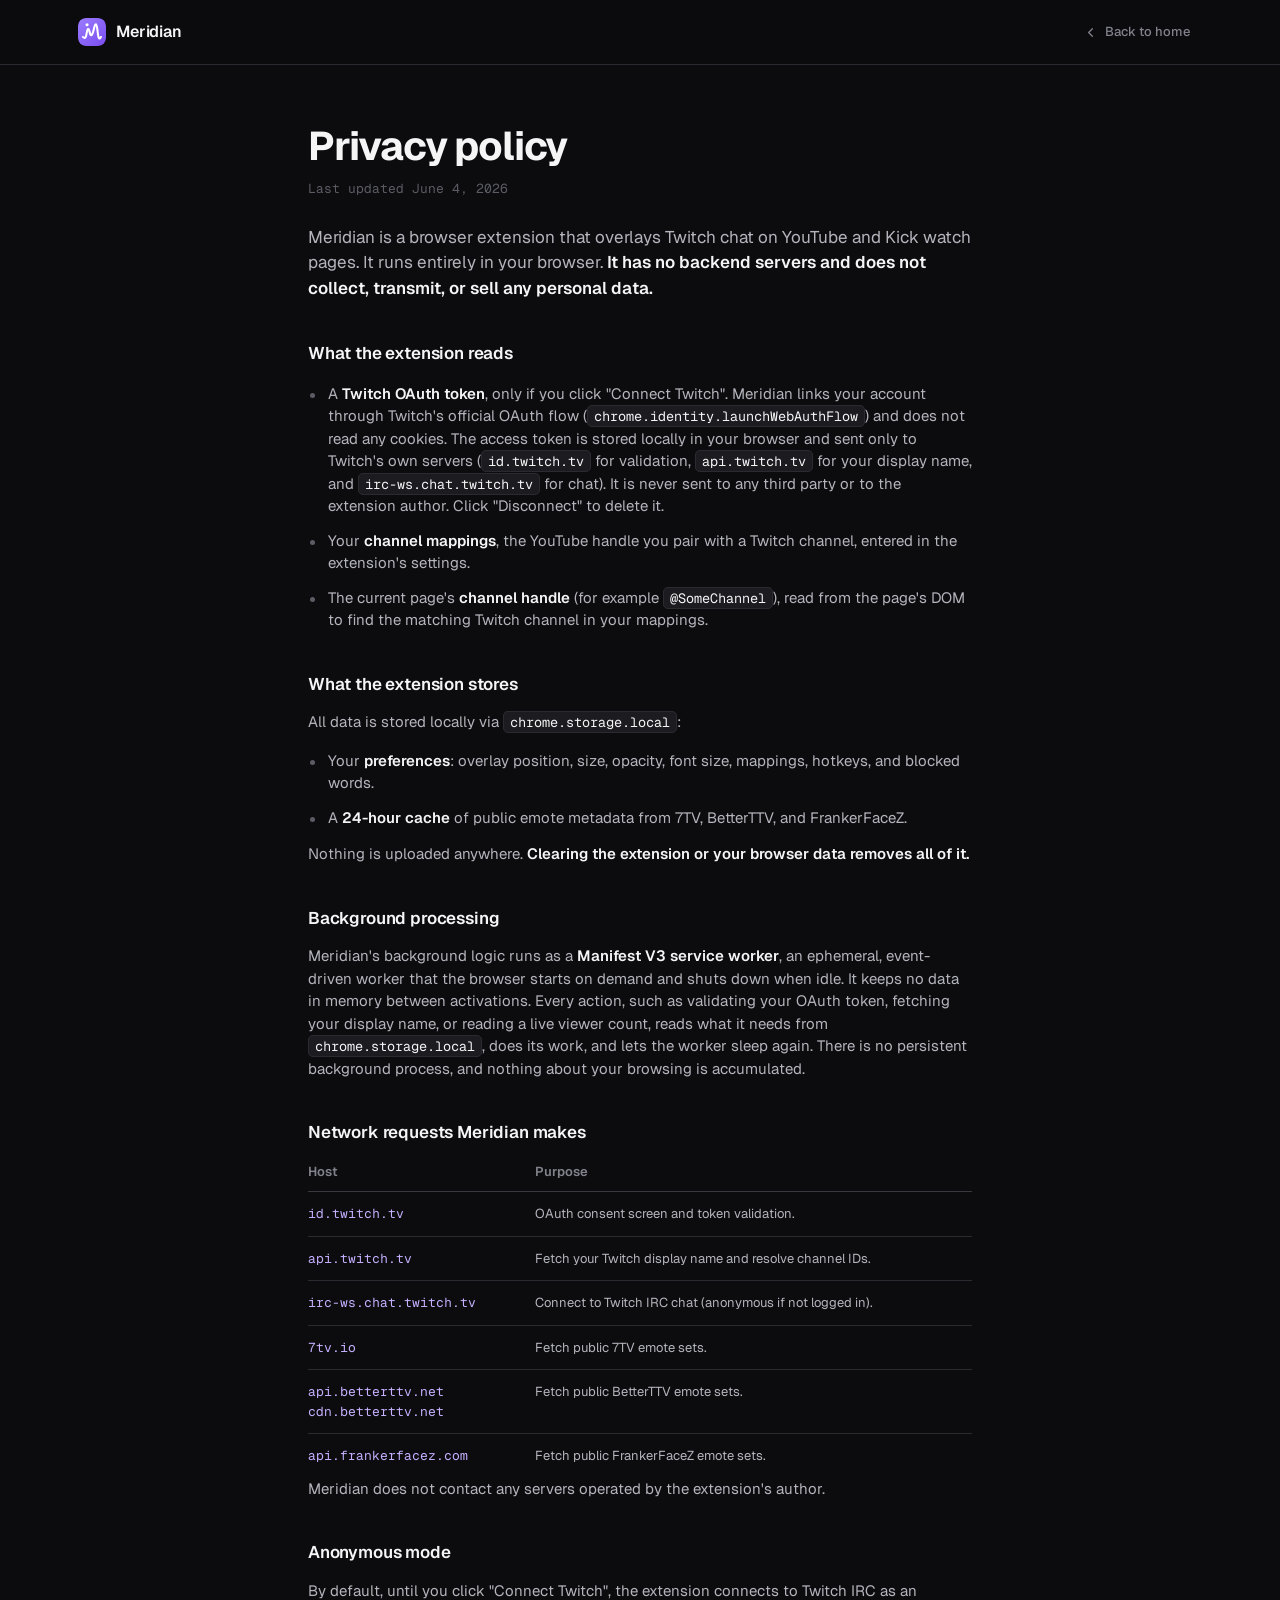
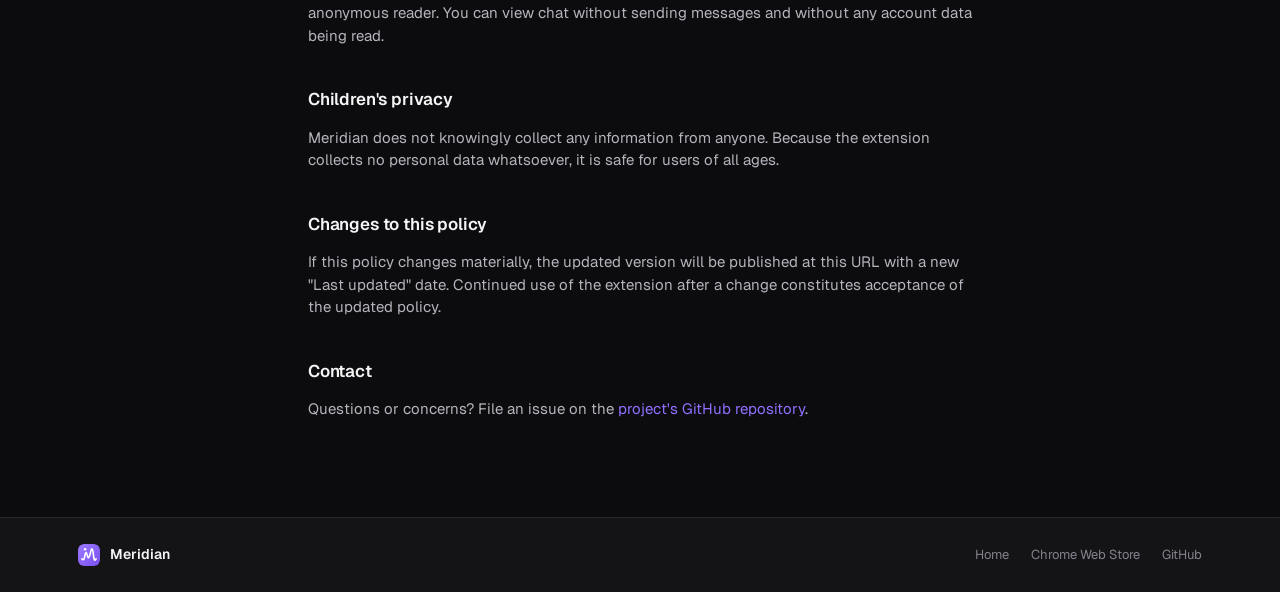
<file: privacy/index.html>
<!DOCTYPE html>
<html lang="en">
<head>
<meta charset="UTF-8" />
<meta name="viewport" content="width=device-width, initial-scale=1.0" />
<title>Privacy Policy — Meridian</title>
<meta name="description" content="Meridian privacy policy. No backend, no tracking, no data leaves your browser." />
<link rel="icon" type="image/svg+xml" href="../assets/meridian-icon.svg" />
<link rel="stylesheet" href="../styles/tokens.css" />
<style>
  *, *::before, *::after { box-sizing: border-box; }
  body {
    margin: 0; background: var(--bg-0); color: var(--fg-2);
    font-family: var(--font-sans); font-size: var(--text-base); line-height: var(--lh-normal);
    -webkit-font-smoothing: antialiased; text-rendering: optimizeLegibility;
  }
  a { color: var(--accent-hover); text-decoration: none; }
  a:hover { color: var(--violet-300); }
  ::selection { background: var(--accent-soft); color: var(--fg-1); }

  .wrap { width: 100%; max-width: 720px; margin: 0 auto; padding: 0 28px; }

  /* nav — matches the landing page */
  header.nav {
    position: sticky; top: 0; z-index: 50;
    backdrop-filter: blur(14px); -webkit-backdrop-filter: blur(14px);
    background: color-mix(in oklab, var(--bg-0) 72%, transparent);
    border-bottom: 1px solid var(--border-1);
  }
  .nav-inner { display: flex; align-items: center; height: 64px; gap: 16px; max-width: 1180px; margin: 0 auto; padding: 0 28px; }
  .brand { display: flex; align-items: center; gap: 10px; }
  .brand img { width: 28px; height: 28px; border-radius: 8px; }
  .brand .name { font-weight: 600; font-size: 16px; color: var(--fg-1); letter-spacing: -.01em; }
  .back { margin-left: auto; white-space: nowrap; display: inline-flex; align-items: center; gap: 7px; font-size: var(--text-sm); font-weight: 500; color: var(--fg-3); padding: 8px 12px; border-radius: var(--r-md); transition: all var(--motion) var(--ease); }
  .back:hover { color: var(--fg-1); background: var(--bg-2); }
  .back svg { width: 15px; height: 15px; }

  /* document */
  .doc { padding: 60px 0 96px; }
  h1.title { font-size: clamp(30px, 4.6vw, 40px); font-weight: 700; letter-spacing: -.03em; color: var(--fg-1); margin: 0; line-height: 1.06; }
  .updated { margin-top: 12px; font-family: var(--font-mono); font-size: var(--text-sm); color: var(--fg-4); }

  .lede { margin: 26px 0 0; font-size: var(--text-lg); line-height: var(--lh-normal); color: var(--fg-2); }
  .lede strong { color: var(--fg-1); font-weight: 600; }

  section.block { margin-top: 40px; }
  section.block h2 { font-size: var(--text-lg); font-weight: 600; letter-spacing: -.01em; color: var(--fg-1); margin: 0 0 14px; }
  section.block > p { margin: 14px 0 0; font-size: var(--text-md); color: var(--fg-2); }
  section.block > p:first-of-type { margin-top: 0; }
  strong { color: var(--fg-1); font-weight: 600; }
  code { font-family: var(--font-mono); font-size: .9em; background: var(--bg-2); border: 1px solid var(--border-1); border-radius: var(--r-xs); padding: 1px 6px; color: var(--fg-1); }

  ul.list { list-style: none; margin: 16px 0 0; padding: 0; display: flex; flex-direction: column; gap: 12px; }
  ul.list li { position: relative; padding-left: 20px; font-size: var(--text-md); color: var(--fg-2); line-height: var(--lh-normal); }
  ul.list li::before { content: ""; position: absolute; left: 2px; top: 10px; width: 5px; height: 5px; border-radius: 50%; background: var(--fg-4); }

  /* network table */
  table.net { width: 100%; border-collapse: collapse; margin-top: 16px; font-size: var(--text-sm); }
  table.net th { text-align: left; font-weight: 600; color: var(--fg-3); padding: 0 16px 10px 0; border-bottom: 1px solid var(--border-2); }
  table.net td { padding: 12px 16px 12px 0; border-bottom: 1px solid var(--border-1); color: var(--fg-2); vertical-align: top; }
  table.net tr:last-child td { border-bottom: 0; }
  table.net td.host { font-family: var(--font-mono); color: var(--violet-200); white-space: nowrap; }
  table.net td.host span { display: block; }

  hr.rule { border: 0; border-top: 1px solid var(--border-1); margin: 0; }

  /* footer — matches the landing page */
  footer.foot { border-top: 1px solid var(--border-1); background: var(--bg-1); }
  .foot-inner { display: flex; align-items: center; gap: 20px; padding: 26px 28px; flex-wrap: wrap; max-width: 1180px; margin: 0 auto; }
  .foot-brand { display: flex; align-items: center; gap: 10px; }
  .foot-brand img { width: 22px; height: 22px; border-radius: 6px; }
  .foot-brand .n { font-weight: 600; color: var(--fg-1); font-size: 14px; }
  .foot-links { margin-left: auto; display: flex; gap: 22px; }
  .foot-links a { font-size: var(--text-sm); color: var(--fg-3); }
  .foot-links a:hover { color: var(--fg-1); }

  @media (max-width: 560px) {
    .wrap { padding: 0 18px; }
    table.net td.host span { white-space: normal; }
  }
</style>
</head>
<body>

<header class="nav">
  <div class="nav-inner">
    <a class="brand" href="../index.html">
      <img src="../assets/meridian-icon.svg" alt="Meridian" />
      <span class="name">Meridian</span>
    </a>
    <a class="back" href="../index.html">
      <svg viewBox="0 0 24 24" fill="none" stroke="currentColor" stroke-width="2" stroke-linecap="round" stroke-linejoin="round"><path d="m15 18-6-6 6-6"/></svg>
      Back to home
    </a>
  </div>
</header>

<main class="doc">
  <div class="wrap">
    <h1 class="title">Privacy policy</h1>
    <p class="updated">Last updated June 4, 2026</p>

    <p class="lede">Meridian is a browser extension that overlays Twitch chat on YouTube and Kick watch pages. It runs entirely in your browser. <strong>It has no backend servers and does not collect, transmit, or sell any personal data.</strong></p>

    <section class="block">
      <h2>What the extension reads</h2>
      <ul class="list">
        <li>A <strong>Twitch OAuth token</strong>, only if you click "Connect Twitch". Meridian links your account through Twitch's official OAuth flow (<code>chrome.identity.launchWebAuthFlow</code>) and does not read any cookies. The access token is stored locally in your browser and sent only to Twitch's own servers (<code>id.twitch.tv</code> for validation, <code>api.twitch.tv</code> for your display name, and <code>irc-ws.chat.twitch.tv</code> for chat). It is never sent to any third party or to the extension author. Click "Disconnect" to delete it.</li>
        <li>Your <strong>channel mappings</strong>, the YouTube handle you pair with a Twitch channel, entered in the extension's settings.</li>
        <li>The current page's <strong>channel handle</strong> (for example <code>@SomeChannel</code>), read from the page's DOM to find the matching Twitch channel in your mappings.</li>
      </ul>
    </section>

    <section class="block">
      <h2>What the extension stores</h2>
      <p>All data is stored locally via <code>chrome.storage.local</code>:</p>
      <ul class="list">
        <li>Your <strong>preferences</strong>: overlay position, size, opacity, font size, mappings, hotkeys, and blocked words.</li>
        <li>A <strong>24-hour cache</strong> of public emote metadata from 7TV, BetterTTV, and FrankerFaceZ.</li>
      </ul>
      <p>Nothing is uploaded anywhere. <strong>Clearing the extension or your browser data removes all of it.</strong></p>
    </section>

    <section class="block">
      <h2>Background processing</h2>
      <p>Meridian's background logic runs as a <strong>Manifest V3 service worker</strong>, an ephemeral, event-driven worker that the browser starts on demand and shuts down when idle. It keeps no data in memory between activations. Every action, such as validating your OAuth token, fetching your display name, or reading a live viewer count, reads what it needs from <code>chrome.storage.local</code>, does its work, and lets the worker sleep again. There is no persistent background process, and nothing about your browsing is accumulated.</p>
    </section>

    <section class="block">
      <h2>Network requests Meridian makes</h2>
      <table class="net">
        <thead>
          <tr><th>Host</th><th>Purpose</th></tr>
        </thead>
        <tbody>
          <tr><td class="host"><span>id.twitch.tv</span></td><td>OAuth consent screen and token validation.</td></tr>
          <tr><td class="host"><span>api.twitch.tv</span></td><td>Fetch your Twitch display name and resolve channel IDs.</td></tr>
          <tr><td class="host"><span>irc-ws.chat.twitch.tv</span></td><td>Connect to Twitch IRC chat (anonymous if not logged in).</td></tr>
          <tr><td class="host"><span>7tv.io</span></td><td>Fetch public 7TV emote sets.</td></tr>
          <tr><td class="host"><span>api.betterttv.net</span><span>cdn.betterttv.net</span></td><td>Fetch public BetterTTV emote sets.</td></tr>
          <tr><td class="host"><span>api.frankerfacez.com</span></td><td>Fetch public FrankerFaceZ emote sets.</td></tr>
        </tbody>
      </table>
      <p>Meridian does not contact any servers operated by the extension's author.</p>
    </section>

    <section class="block">
      <h2>Anonymous mode</h2>
      <p>By default, until you click "Connect Twitch", the extension connects to Twitch IRC as an anonymous reader. You can view chat without sending messages and without any account data being read.</p>
    </section>

    <section class="block">
      <h2>Children's privacy</h2>
      <p>Meridian does not knowingly collect any information from anyone. Because the extension collects no personal data whatsoever, it is safe for users of all ages.</p>
    </section>

    <section class="block">
      <h2>Changes to this policy</h2>
      <p>If this policy changes materially, the updated version will be published at this URL with a new "Last updated" date. Continued use of the extension after a change constitutes acceptance of the updated policy.</p>
    </section>

    <section class="block">
      <h2>Contact</h2>
      <p>Questions or concerns? File an issue on the <a href="https://github.com/YashChaudhari241/meridian" target="_blank" rel="noopener">project's GitHub repository</a>.</p>
    </section>
  </div>
</main>

<footer class="foot">
  <div class="foot-inner">
    <div class="foot-brand">
      <img src="../assets/meridian-icon.svg" alt="" />
      <span class="n">Meridian</span>
    </div>
    <nav class="foot-links">
      <a href="../index.html">Home</a>
      <a href="https://chromewebstore.google.com/detail/meridian-%E2%80%94-twitch-chat-fo/kopddoeajboelfpckaepggclkjekfoch" target="_blank" rel="noopener">Chrome Web Store</a>
      <a href="https://github.com/YashChaudhari241/meridian" target="_blank" rel="noopener">GitHub</a>
    </nav>
  </div>
</footer>

</body>
</html>
</file>
<file: styles/tokens.css>
/* ============================================================
   MERIDIAN — Colors & Type
   Chrome extension: Twitch chat on YouTube & Kick.
   Dark by default. Purple accent. Minimal.
   Load AFTER the Geist webfont (see fonts note in README).
   ============================================================ */

/* Geist + Geist Mono via Google Fonts (substitute — see README "Fonts") */
@import url('https://fonts.googleapis.com/css2?family=Geist:wght@400;500;600;700&family=Geist+Mono:wght@400;500;600&display=swap');

:root {
  /* ---------- BRAND / ACCENT ----------
     Meridian Violet — distinct from Twitch #9146FF: cooler, more
     electric-indigo. This is THE brand color. Use sparingly: one
     accent action per view. */
  --violet-50:  #F1ECFF;
  --violet-100: #E1D6FF;
  --violet-200: #C6B0FF;
  --violet-300: #A98AFF;
  --violet-400: #9270FF;
  --violet-500: #8257FF;  /* primary */
  --violet-600: #6F40F2;  /* hover/press-deep */
  --violet-700: #5B30D6;
  --violet-800: #46259E;
  --violet-900: #2F1A66;

  --accent:        var(--violet-500);
  --accent-hover:  var(--violet-400);
  --accent-press:  var(--violet-600);
  --accent-soft:   color-mix(in oklab, var(--violet-500) 16%, transparent);
  --accent-ring:   color-mix(in oklab, var(--violet-500) 55%, transparent);
  --on-accent:     #FFFFFF;

  /* ---------- SURFACES (dark, default) ----------
     Near-neutral with a whisper of violet so the dark feels brand-tinted,
     not flat black. Ascending = more elevated. */
  --bg-0: #0C0C0F;   /* page / behind popup */
  --bg-1: #141417;   /* popup body, overlay panel */
  --bg-2: #1B1B20;   /* cards, section blocks */
  --bg-3: #232329;   /* inputs, raised rows */
  --bg-4: #2D2D34;   /* hover on raised, menus */

  --border-1: #2A2A31;  /* hairline dividers */
  --border-2: #38383F;  /* input borders, card edges */
  --border-strong: #4A4A52;

  /* ---------- TEXT ---------- */
  --fg-1: #F5F5F6;   /* primary headings, values */
  --fg-2: #B4B4BC;   /* body, labels */
  --fg-3: #82828C;   /* helper/caption text */
  --fg-4: #5C5C65;   /* disabled, placeholders */
  --on-violet: #FFFFFF;

  /* ---------- SEMANTIC ---------- */
  --success: #41C46B;
  --success-soft: color-mix(in oklab, var(--success) 16%, transparent);
  --warning: #E8A13A;
  --warning-soft: color-mix(in oklab, var(--warning) 16%, transparent);
  --danger:  #F0556A;
  --danger-soft: color-mix(in oklab, var(--danger) 16%, transparent);
  --info:    #4C9DF0;

  /* ---------- PLATFORM ACCENTS (third-party brands) ---------- */
  --twitch:  #9146FF;
  --youtube: #FF0033;
  --kick:    #53FC18;

  /* ---------- ELEVATION / SHADOW ---------- */
  --shadow-sm: 0 1px 2px rgba(0,0,0,.35);
  --shadow-md: 0 6px 20px rgba(0,0,0,.45);
  --shadow-lg: 0 16px 48px rgba(0,0,0,.55);
  --shadow-pop: 0 12px 40px rgba(0,0,0,.5), 0 0 0 1px var(--border-1);
  --glow-accent: 0 0 0 3px var(--accent-ring);

  /* ---------- RADII ---------- */
  --r-xs: 5px;
  --r-sm: 7px;
  --r-md: 10px;   /* default: inputs, buttons */
  --r-lg: 14px;   /* cards, section blocks */
  --r-xl: 18px;   /* popup body, overlay panel */
  --r-pill: 999px;

  /* ---------- SPACING (4px base) ---------- */
  --sp-1: 4px;
  --sp-2: 8px;
  --sp-3: 12px;
  --sp-4: 16px;
  --sp-5: 20px;
  --sp-6: 24px;
  --sp-8: 32px;
  --sp-10: 40px;

  /* ---------- TYPE ---------- */
  --font-sans: 'Geist', ui-sans-serif, system-ui, -apple-system, 'Segoe UI', sans-serif;
  --font-mono: 'Geist Mono', ui-monospace, 'SF Mono', Menlo, monospace;

  --text-xs:   11px;
  --text-sm:   13px;
  --text-base: 14px;   /* extension UI default */
  --text-md:   15px;
  --text-lg:   17px;
  --text-xl:   20px;
  --text-2xl:  24px;
  --text-3xl:  30px;

  --lh-tight: 1.2;
  --lh-snug:  1.35;
  --lh-normal: 1.5;

  --motion-fast: 110ms;
  --motion: 180ms;
  --ease: cubic-bezier(.2,.6,.2,1);
}

/* ============================================================
   SEMANTIC ELEMENT STYLES — opt in via .ms- prefix so this file
   never fights a host page (the extension injects into YT/Kick).
   ============================================================ */

.ms-root, .ms-ui {
  font-family: var(--font-sans);
  font-size: var(--text-base);
  line-height: var(--lh-normal);
  color: var(--fg-2);
  -webkit-font-smoothing: antialiased;
  text-rendering: optimizeLegibility;
}

.ms-h1 { font: 700 var(--text-2xl)/var(--lh-tight) var(--font-sans); color: var(--fg-1); letter-spacing: -.02em; margin: 0; }
.ms-h2 { font: 600 var(--text-xl)/var(--lh-tight) var(--font-sans); color: var(--fg-1); letter-spacing: -.015em; margin: 0; }
.ms-h3 { font: 600 var(--text-lg)/var(--lh-snug) var(--font-sans); color: var(--fg-1); letter-spacing: -.01em; margin: 0; }
.ms-label { font: 500 var(--text-base)/var(--lh-snug) var(--font-sans); color: var(--fg-1); margin: 0; }
.ms-body { font: 400 var(--text-base)/var(--lh-normal) var(--font-sans); color: var(--fg-2); margin: 0; }
.ms-help { font: 400 var(--text-sm)/var(--lh-normal) var(--font-sans); color: var(--fg-3); margin: 0; }
.ms-mono { font: 500 var(--text-base)/1.4 var(--font-mono); color: var(--fg-1); font-variant-numeric: tabular-nums; }
.ms-eyebrow {
  font: 600 var(--text-xs)/1 var(--font-sans);
  letter-spacing: .14em; text-transform: uppercase; color: var(--fg-3); margin: 0;
}
</file>
